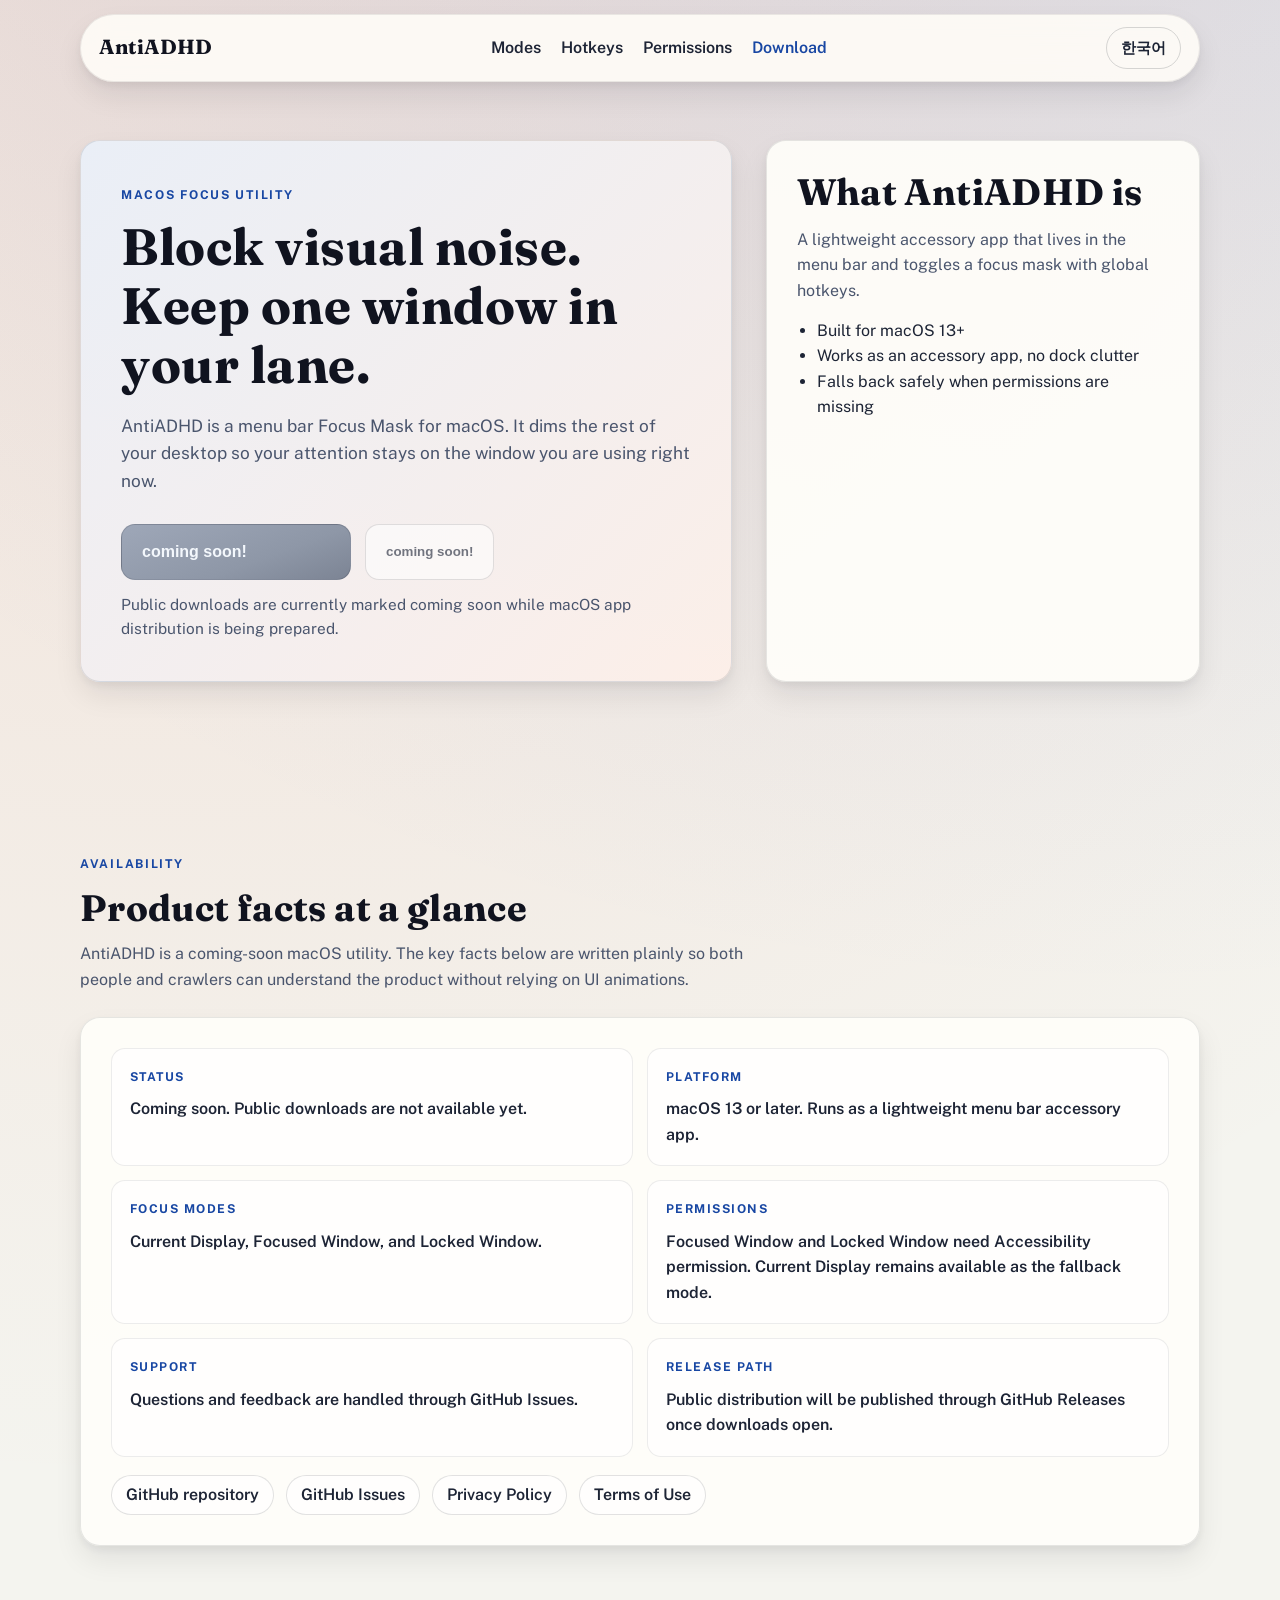
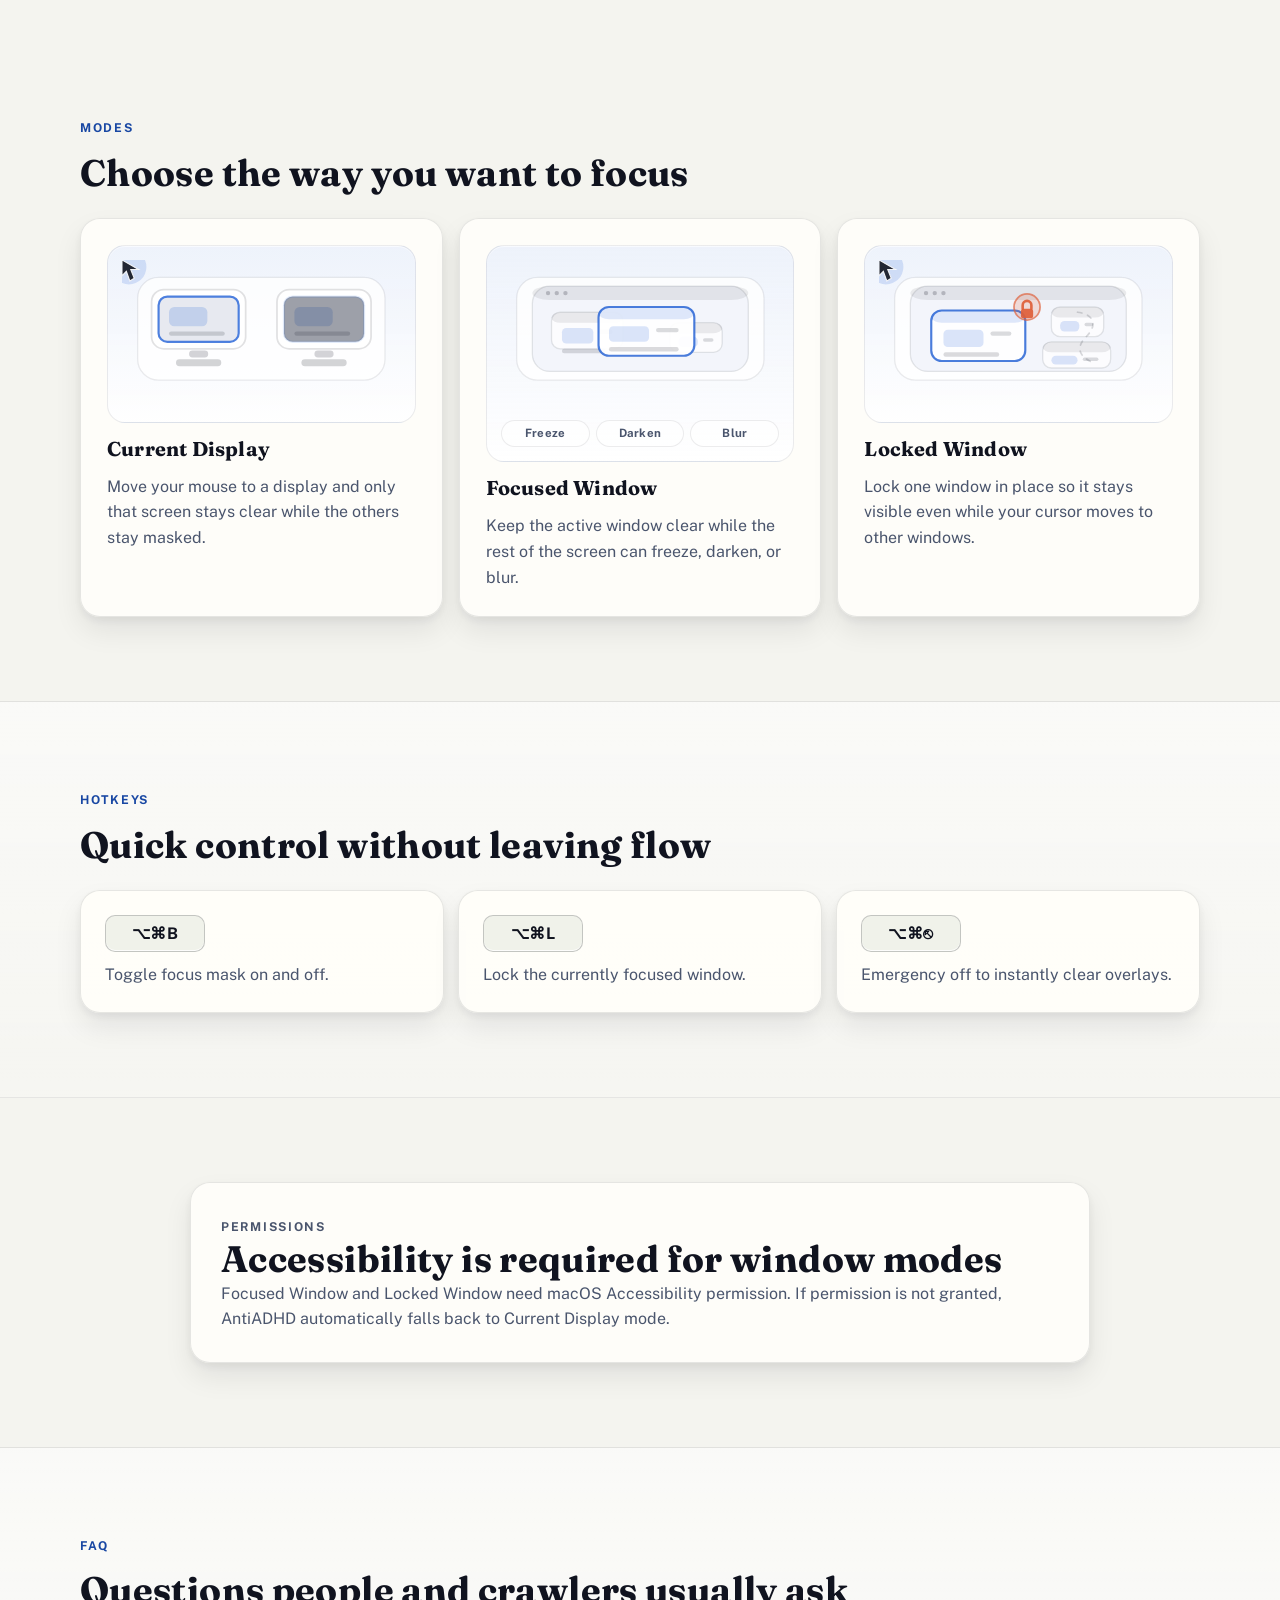
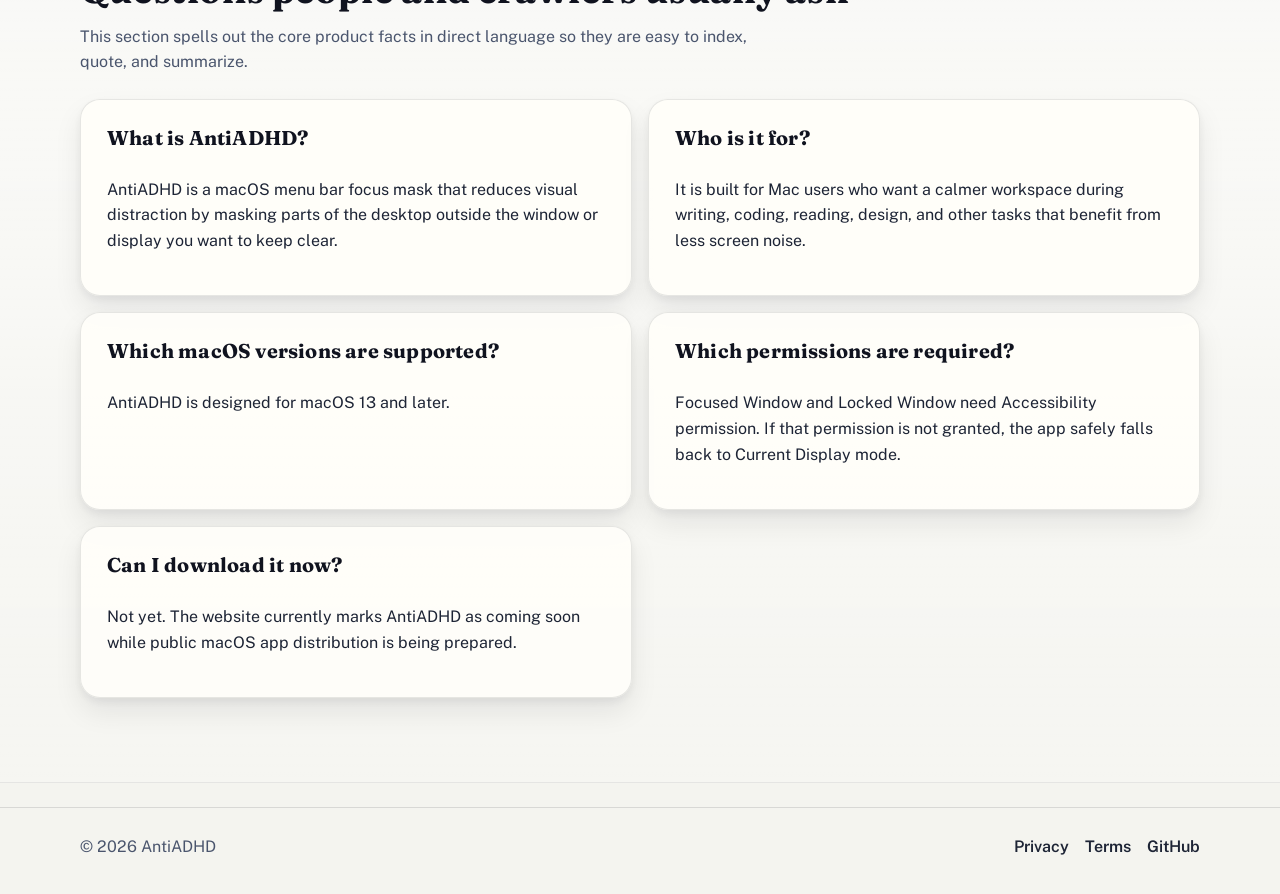
<file: site/index.html>
<!DOCTYPE html>
<html lang="en">
<head>
  <meta charset="UTF-8">
  <meta name="viewport" content="width=device-width, initial-scale=1">
  <meta name="description" content="AntiADHD is a coming-soon macOS menu bar focus mask that reduces desktop distraction with Current Display, Focused Window, and Locked Window modes.">
  <meta name="robots" content="index,follow,max-image-preview:large">
  <meta name="theme-color" content="#10131f">
  <link rel="canonical" href="https://parrotnavy.github.io/anti-adhd/">
  <link rel="alternate" hreflang="en" href="https://parrotnavy.github.io/anti-adhd/">
  <link rel="alternate" hreflang="ko" href="https://parrotnavy.github.io/anti-adhd/ko/">
  <link rel="alternate" hreflang="x-default" href="https://parrotnavy.github.io/anti-adhd/">
  <title>AntiADHD | Focus Mask for macOS</title>
  <meta property="og:type" content="website">
  <meta property="og:site_name" content="AntiADHD">
  <meta property="og:locale" content="en_US">
  <meta property="og:locale:alternate" content="ko_KR">
  <meta property="og:title" content="AntiADHD | Focus Mask for macOS">
  <meta property="og:description" content="A coming-soon macOS menu bar focus mask with Current Display, Focused Window, and Locked Window modes.">
  <meta property="og:url" content="https://parrotnavy.github.io/anti-adhd/">
  <meta property="og:image" content="https://parrotnavy.github.io/anti-adhd/assets/meta/antiadhd-social-card.png">
  <meta property="og:image:width" content="1200">
  <meta property="og:image:height" content="630">
  <meta property="og:image:alt" content="AntiADHD social preview card with macOS focus mask branding and coming soon status.">
  <meta name="twitter:card" content="summary_large_image">
  <meta name="twitter:title" content="AntiADHD | Focus Mask for macOS">
  <meta name="twitter:description" content="A coming-soon macOS menu bar focus mask with Current Display, Focused Window, and Locked Window modes.">
  <meta name="twitter:image" content="https://parrotnavy.github.io/anti-adhd/assets/meta/antiadhd-social-card.png">
  <meta name="twitter:image:alt" content="AntiADHD social preview card with macOS focus mask branding and coming soon status.">
  <link rel="icon" href="favicon.ico" sizes="any">
  <link rel="icon" type="image/svg+xml" href="assets/meta/favicon.svg">
  <link rel="icon" type="image/png" sizes="32x32" href="assets/meta/favicon-32.png">
  <link rel="icon" type="image/png" sizes="16x16" href="assets/meta/favicon-16.png">
  <link rel="apple-touch-icon" sizes="180x180" href="assets/meta/apple-touch-icon.png">
  <link rel="stylesheet" href="assets/css/style.css?v=20260308-2">
  <script type="application/ld+json">
    {
      "@context": "https://schema.org",
      "@graph": [
        {
          "@type": "WebSite",
          "@id": "https://parrotnavy.github.io/anti-adhd/#website",
          "url": "https://parrotnavy.github.io/anti-adhd/",
          "name": "AntiADHD",
          "description": "AntiADHD is a coming-soon macOS menu bar focus mask that reduces desktop distraction and keeps attention on the active work window.",
          "availableLanguage": ["en", "ko"]
        },
        {
          "@type": "SoftwareApplication",
          "@id": "https://parrotnavy.github.io/anti-adhd/#app",
          "name": "AntiADHD",
          "url": "https://parrotnavy.github.io/anti-adhd/",
          "description": "AntiADHD is a coming-soon macOS menu bar focus mask with Current Display, Focused Window, and Locked Window modes.",
          "applicationCategory": "ProductivityApplication",
          "operatingSystem": "macOS 13 or later",
          "inLanguage": "en",
          "keywords": [
            "Focus Mask",
            "Current Display",
            "Focused Window",
            "Locked Window",
            "macOS productivity"
          ],
          "featureList": [
            "Current Display keeps the display under the cursor clear while other displays stay masked.",
            "Focused Window keeps the active window clear while surrounding content can freeze, darken, or blur.",
            "Locked Window keeps one selected window visible even while the cursor moves elsewhere."
          ],
          "softwareRequirements": "Accessibility permission is required for Focused Window and Locked Window. AntiADHD falls back to Current Display when permission is not granted.",
          "sameAs": [
            "https://github.com/parrotnavy/anti-adhd"
          ],
          "softwareHelp": {
            "@type": "WebPage",
            "url": "https://github.com/parrotnavy/anti-adhd/issues"
          },
          "mainEntityOfPage": "https://parrotnavy.github.io/anti-adhd/"
        }
      ]
    }
  </script>
  <script type="text/javascript">
    (() => {
      if (typeof window.clarity !== "function") {
        window.clarity = (...args) => {
          window.clarity.q = window.clarity.q || [];
          window.clarity.q.push(args);
        };
      }

      const clarityScript = document.createElement("script");
      clarityScript.async = true;
      clarityScript.src = "https://www.clarity.ms/tag/__CLARITY_PROJECT_ID__";

      const firstScript = document.getElementsByTagName("script")[0];
      const parentNode = firstScript?.parentNode;
      if (parentNode) {
        parentNode.insertBefore(clarityScript, firstScript);
      } else {
        document.head.appendChild(clarityScript);
      }
    })();
  </script>
</head>
<body data-clarity-page="home" data-clarity-locale="en">
  <div class="page-glow" aria-hidden="true"></div>
  <header class="site-header">
    <div class="shell header-row">
      <a href="index.html" class="logo" data-clarity-event="nav_logo_click">AntiADHD</a>
      <nav class="site-nav" aria-label="Primary">
        <a href="#modes">Modes</a>
        <a href="#hotkeys">Hotkeys</a>
        <a href="#permissions">Permissions</a>
        <a href="#download" class="nav-cta" data-clarity-event="nav_download_click">Download</a>
      </nav>
      <a href="ko/" class="locale-link" lang="ko" data-clarity-event="nav_locale_ko_click">한국어</a>
    </div>
  </header>

  <main>
    <section class="hero section-space">
      <div class="shell hero-grid">
        <div class="hero-copy reveal r1">
          <p class="eyebrow">macOS Focus Utility</p>
          <h1>Block visual noise.<br>Keep one window in your lane.</h1>
          <p class="lead">AntiADHD is a menu bar Focus Mask for macOS. It dims the rest of your desktop so your attention stays on the window you are using right now.</p>
          <div class="hero-actions" id="download">
            <button class="btn-download is-disabled" type="button" disabled aria-disabled="true">
              <span class="btn-title">coming soon!</span>
            </button>
            <button class="btn-secondary is-disabled" type="button" disabled aria-disabled="true">coming soon!</button>
          </div>
          <p class="hero-note">Public downloads are currently marked coming soon while macOS app distribution is being prepared.</p>
        </div>
        <aside class="hero-panel reveal r2" aria-label="Feature snapshot">
          <h2>What AntiADHD is</h2>
          <p>A lightweight accessory app that lives in the menu bar and toggles a focus mask with global hotkeys.</p>
          <ul>
            <li>Built for macOS 13+</li>
            <li>Works as an accessory app, no dock clutter</li>
            <li>Falls back safely when permissions are missing</li>
          </ul>
        </aside>
      </div>
    </section>

    <section class="section-space">
      <div class="shell">
        <div class="section-head reveal r1">
          <p class="eyebrow">Availability</p>
          <h2>Product facts at a glance</h2>
          <p class="section-intro">AntiADHD is a coming-soon macOS utility. The key facts below are written plainly so both people and crawlers can understand the product without relying on UI animations.</p>
        </div>
        <div class="facts-panel reveal r2">
          <dl class="fact-list">
            <div>
              <dt>Status</dt>
              <dd>Coming soon. Public downloads are not available yet.</dd>
            </div>
            <div>
              <dt>Platform</dt>
              <dd>macOS 13 or later. Runs as a lightweight menu bar accessory app.</dd>
            </div>
            <div>
              <dt>Focus Modes</dt>
              <dd>Current Display, Focused Window, and Locked Window.</dd>
            </div>
            <div>
              <dt>Permissions</dt>
              <dd>Focused Window and Locked Window need Accessibility permission. Current Display remains available as the fallback mode.</dd>
            </div>
            <div>
              <dt>Support</dt>
              <dd>Questions and feedback are handled through GitHub Issues.</dd>
            </div>
            <div>
              <dt>Release Path</dt>
              <dd>Public distribution will be published through GitHub Releases once downloads open.</dd>
            </div>
          </dl>
          <div class="fact-links" aria-label="Product links">
            <a href="https://github.com/parrotnavy/anti-adhd" target="_blank" rel="noopener">GitHub repository</a>
            <a href="https://github.com/parrotnavy/anti-adhd/issues" target="_blank" rel="noopener">GitHub Issues</a>
            <a href="privacy.html">Privacy Policy</a>
            <a href="terms.html">Terms of Use</a>
          </div>
        </div>
      </div>
    </section>

    <section id="modes" class="section-space">
      <div class="shell">
        <div class="section-head reveal r1">
          <p class="eyebrow">Modes</p>
          <h2>Choose the way you want to focus</h2>
        </div>
        <div class="card-grid">
          <article class="focus-card reveal r1">
            <div class="mode-graphic mode-graphic-current" aria-hidden="true">
              <svg class="mode-graphic-illustration" viewBox="0 0 320 170" focusable="false">
                <rect class="graphic-shell" x="18" y="20" width="284" height="118" rx="24" />
                <g class="display">
                  <rect class="display-frame" x="34" y="34" width="108" height="68" rx="14" />
                  <rect class="display-screen" x="42" y="42" width="92" height="52" rx="10" />
                  <rect class="display-window" x="54" y="54" width="44" height="22" rx="6" />
                  <rect class="display-line" x="54" y="82" width="64" height="5" rx="2.5" />
                  <rect class="display-mask display-mask--left" x="42" y="42" width="92" height="52" rx="10" />
                  <rect class="display-highlight display-highlight--left" x="42" y="42" width="92" height="52" rx="10" />
                  <rect class="display-stand" x="77" y="104" width="22" height="8" rx="4" />
                  <rect class="display-base" x="62" y="114" width="52" height="8" rx="4" />
                </g>
                <g class="display">
                  <rect class="display-frame" x="178" y="34" width="108" height="68" rx="14" />
                  <rect class="display-screen" x="186" y="42" width="92" height="52" rx="10" />
                  <rect class="display-window" x="198" y="54" width="44" height="22" rx="6" />
                  <rect class="display-line" x="198" y="82" width="64" height="5" rx="2.5" />
                  <rect class="display-mask display-mask--right" x="186" y="42" width="92" height="52" rx="10" />
                  <rect class="display-highlight display-highlight--right" x="186" y="42" width="92" height="52" rx="10" />
                  <rect class="display-stand" x="221" y="104" width="22" height="8" rx="4" />
                  <rect class="display-base" x="206" y="114" width="52" height="8" rx="4" />
                </g>
                <g class="current-display-pointer">
                  <circle class="pointer-glow" cx="8" cy="8" r="20" />
                  <path class="pointer-arrow" d="M0 0 L0 18 L5 13 L9 24 L14 21 L10 11 L19 11 Z" />
                </g>
              </svg>
            </div>
            <h3>Current Display</h3>
            <p>Move your mouse to a display and only that screen stays clear while the others stay masked.</p>
          </article>
          <article class="focus-card reveal r2">
            <div class="mode-graphic mode-graphic-focused" aria-hidden="true">
              <svg class="mode-graphic-illustration" viewBox="0 0 320 170" focusable="false">
                <rect class="graphic-shell" x="18" y="20" width="284" height="118" rx="24" />
                <rect class="desktop-stage" x="36" y="30" width="248" height="98" rx="20" />
                <rect class="desktop-toolbar" x="36" y="30" width="248" height="16" rx="20" />
                <circle class="toolbar-dot" cx="54" cy="38" r="2.5" />
                <circle class="toolbar-dot" cx="64" cy="38" r="2.5" />
                <circle class="toolbar-dot" cx="74" cy="38" r="2.5" />

                <g class="window window-back">
                  <rect class="window-panel" x="58" y="60" width="82" height="42" rx="10" />
                  <rect class="window-chrome" x="58" y="60" width="82" height="12" rx="10" />
                  <rect class="window-highlight" x="70" y="78" width="36" height="18" rx="5" />
                  <rect class="window-line" x="112" y="80" width="16" height="5" rx="2.5" />
                  <rect class="window-line" x="70" y="102" width="50" height="5" rx="2.5" />
                </g>
                <g class="window window-back">
                  <rect class="window-panel" x="194" y="72" width="60" height="34" rx="10" />
                  <rect class="window-chrome" x="194" y="72" width="60" height="12" rx="10" />
                  <rect class="window-highlight" x="204" y="88" width="22" height="12" rx="5" />
                  <rect class="window-line" x="232" y="90" width="12" height="4" rx="2" />
                </g>

                <g class="focus-freeze-layer">
                  <rect class="focus-freeze-tint" x="36" y="46" width="248" height="82" rx="18" />
                  <rect class="freeze-chip" x="218" y="58" width="34" height="18" rx="9" />
                  <rect class="freeze-bar" x="228" y="63" width="4" height="8" rx="2" />
                  <rect class="freeze-bar" x="236" y="63" width="4" height="8" rx="2" />
                  <rect class="freeze-line" x="58" y="66" width="72" height="4" rx="2" />
                  <rect class="freeze-line" x="58" y="76" width="48" height="4" rx="2" />
                  <rect class="freeze-line" x="200" y="108" width="34" height="4" rx="2" />
                </g>

                <rect class="focus-dark-overlay" x="36" y="46" width="248" height="82" rx="18" />

                <g class="focus-blur-layer">
                  <rect class="focus-blur-haze" x="36" y="46" width="248" height="82" rx="18" />
                  <g class="blur-copy">
                    <rect class="window-panel" x="58" y="60" width="82" height="42" rx="10" />
                    <rect class="window-panel" x="194" y="72" width="60" height="34" rx="10" />
                  </g>
                </g>

                <g class="window active-window">
                  <rect class="window-panel window-panel--active" x="112" y="54" width="110" height="56" rx="12" />
                  <rect class="window-chrome window-chrome--active" x="112" y="54" width="110" height="14" rx="12" />
                  <rect class="window-highlight" x="124" y="76" width="46" height="18" rx="5" />
                  <rect class="window-line" x="178" y="78" width="26" height="5" rx="2.5" />
                  <rect class="window-line" x="124" y="100" width="80" height="5" rx="2.5" />
                  <rect class="active-window-outline" x="112" y="54" width="110" height="56" rx="12" />
                </g>
              </svg>
              <div class="mode-graphic-steps">
                <span class="mode-step mode-step-freeze">Freeze</span>
                <span class="mode-step mode-step-dark">Darken</span>
                <span class="mode-step mode-step-blur">Blur</span>
              </div>
            </div>
            <h3>Focused Window</h3>
            <p>Keep the active window clear while the rest of the screen can freeze, darken, or blur.</p>
          </article>
          <article class="focus-card reveal r3">
            <div class="mode-graphic mode-graphic-locked" aria-hidden="true">
              <svg class="mode-graphic-illustration" viewBox="0 0 320 170" focusable="false">
                <rect class="graphic-shell" x="18" y="20" width="284" height="118" rx="24" />
                <rect class="desktop-stage" x="36" y="30" width="248" height="98" rx="20" />
                <rect class="desktop-toolbar" x="36" y="30" width="248" height="16" rx="20" />
                <circle class="toolbar-dot" cx="54" cy="38" r="2.5" />
                <circle class="toolbar-dot" cx="64" cy="38" r="2.5" />
                <circle class="toolbar-dot" cx="74" cy="38" r="2.5" />

                <g class="window locked-window">
                  <rect class="window-panel window-panel--active" x="60" y="58" width="108" height="58" rx="12" />
                  <rect class="window-chrome window-chrome--active" x="60" y="58" width="108" height="14" rx="12" />
                  <rect class="window-highlight" x="74" y="80" width="46" height="20" rx="5" />
                  <rect class="window-line" x="128" y="82" width="24" height="5" rx="2.5" />
                  <rect class="window-line" x="74" y="106" width="64" height="5" rx="2.5" />
                  <rect class="locked-window-outline" x="60" y="58" width="108" height="58" rx="12" />
                </g>

                <g class="window other-window other-window--top">
                  <rect class="window-panel" x="198" y="54" width="60" height="34" rx="10" />
                  <rect class="window-chrome" x="198" y="54" width="60" height="12" rx="10" />
                  <rect class="window-highlight" x="208" y="70" width="22" height="12" rx="5" />
                  <rect class="window-line" x="236" y="72" width="10" height="4" rx="2" />
                </g>
                <g class="window other-window other-window--bottom">
                  <rect class="window-panel" x="188" y="94" width="78" height="30" rx="10" />
                  <rect class="window-chrome" x="188" y="94" width="78" height="12" rx="10" />
                  <rect class="window-highlight" x="198" y="110" width="30" height="10" rx="5" />
                  <rect class="window-line" x="234" y="112" width="18" height="4" rx="2" />
                </g>

                <path class="pointer-route" d="M228 60 C246 62, 252 74, 238 88 S232 112, 246 118" />
                <g class="locked-pointer">
                  <circle class="pointer-glow" cx="8" cy="8" r="20" />
                  <path class="pointer-arrow" d="M0 0 L0 18 L5 13 L9 24 L14 21 L10 11 L19 11 Z" />
                </g>
                <g class="lock-badge">
                  <circle class="lock-badge-ring" cx="170" cy="54" r="15" />
                  <rect class="lock-body" x="163" y="56" width="14" height="11" rx="3" />
                  <path class="lock-shackle" d="M165 56 v-4 a5 5 0 0 1 10 0 v4" />
                </g>
              </svg>
            </div>
            <h3>Locked Window</h3>
            <p>Lock one window in place so it stays visible even while your cursor moves to other windows.</p>
          </article>
        </div>
      </div>
    </section>

    <section id="hotkeys" class="section-space section-alt">
      <div class="shell">
        <div class="section-head reveal r1">
          <p class="eyebrow">Hotkeys</p>
          <h2>Quick control without leaving flow</h2>
        </div>
        <div class="hotkey-list">
          <div class="hotkey-item reveal r1">
            <kbd>⌥⌘B</kbd>
            <p>Toggle focus mask on and off.</p>
          </div>
          <div class="hotkey-item reveal r2">
            <kbd>⌥⌘L</kbd>
            <p>Lock the currently focused window.</p>
          </div>
          <div class="hotkey-item reveal r3">
            <kbd>⌥⌘⎋</kbd>
            <p>Emergency off to instantly clear overlays.</p>
          </div>
        </div>
      </div>
    </section>

    <section id="permissions" class="section-space">
      <div class="shell permission-wrap reveal r1">
        <p class="eyebrow">Permissions</p>
        <h2>Accessibility is required for window modes</h2>
        <p>Focused Window and Locked Window need macOS Accessibility permission. If permission is not granted, AntiADHD automatically falls back to Current Display mode.</p>
      </div>
    </section>

    <section class="section-space section-alt">
      <div class="shell">
        <div class="section-head reveal r1">
          <p class="eyebrow">FAQ</p>
          <h2>Questions people and crawlers usually ask</h2>
          <p class="section-intro">This section spells out the core product facts in direct language so they are easy to index, quote, and summarize.</p>
        </div>
        <div class="faq-grid">
          <article class="faq-item reveal r1">
            <h3>What is AntiADHD?</h3>
            <p>AntiADHD is a macOS menu bar focus mask that reduces visual distraction by masking parts of the desktop outside the window or display you want to keep clear.</p>
          </article>
          <article class="faq-item reveal r2">
            <h3>Who is it for?</h3>
            <p>It is built for Mac users who want a calmer workspace during writing, coding, reading, design, and other tasks that benefit from less screen noise.</p>
          </article>
          <article class="faq-item reveal r3">
            <h3>Which macOS versions are supported?</h3>
            <p>AntiADHD is designed for macOS 13 and later.</p>
          </article>
          <article class="faq-item reveal r1">
            <h3>Which permissions are required?</h3>
            <p>Focused Window and Locked Window need Accessibility permission. If that permission is not granted, the app safely falls back to Current Display mode.</p>
          </article>
          <article class="faq-item reveal r2">
            <h3>Can I download it now?</h3>
            <p>Not yet. The website currently marks AntiADHD as coming soon while public macOS app distribution is being prepared.</p>
          </article>
        </div>
      </div>
    </section>
  </main>

  <footer class="site-footer">
    <div class="shell footer-row">
      <p>&copy; 2026 AntiADHD</p>
      <div class="footer-links">
        <a href="privacy.html" data-clarity-event="footer_privacy_click">Privacy</a>
        <a href="terms.html" data-clarity-event="footer_terms_click">Terms</a>
        <a href="https://github.com/parrotnavy/anti-adhd" target="_blank" rel="noopener" data-clarity-event="footer_github_click">GitHub</a>
      </div>
    </div>
  </footer>

  <script src="assets/js/clarity-events.js?v=20260308-1"></script>
</body>
</html>
</file>
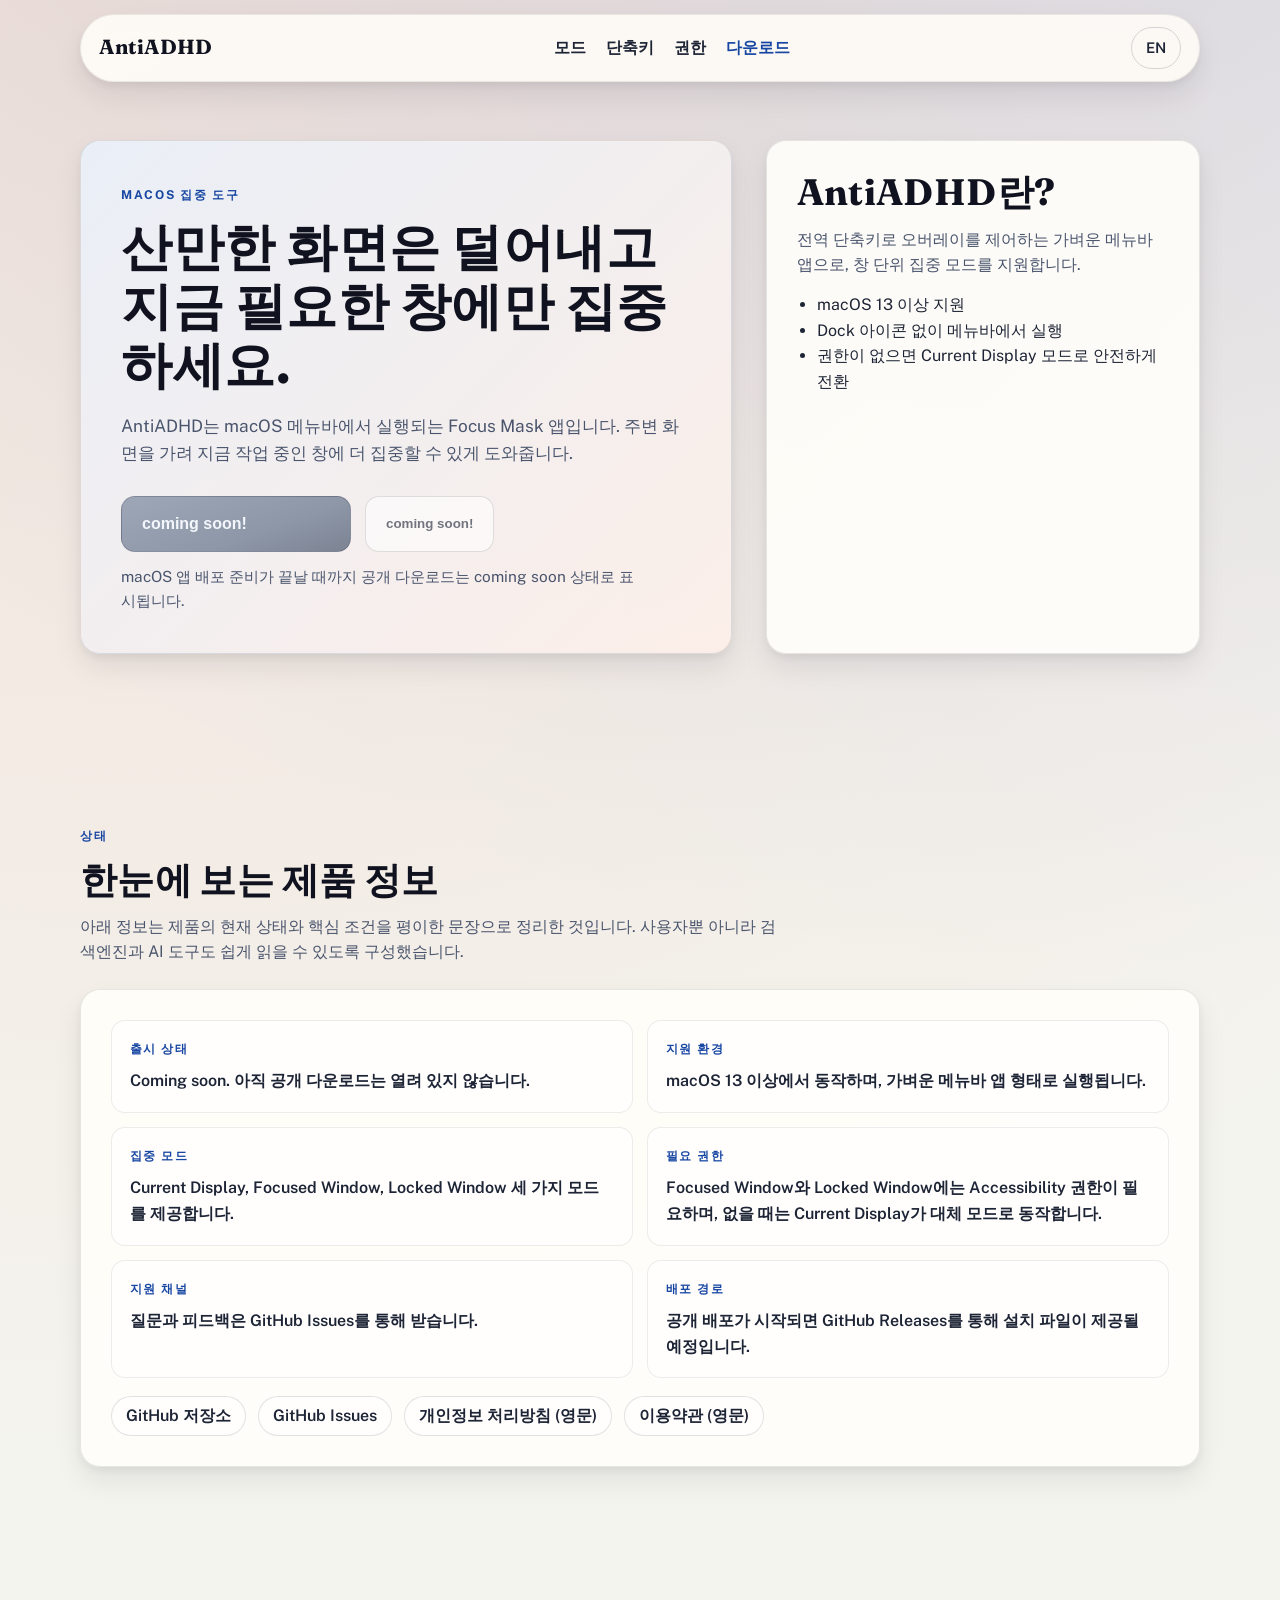
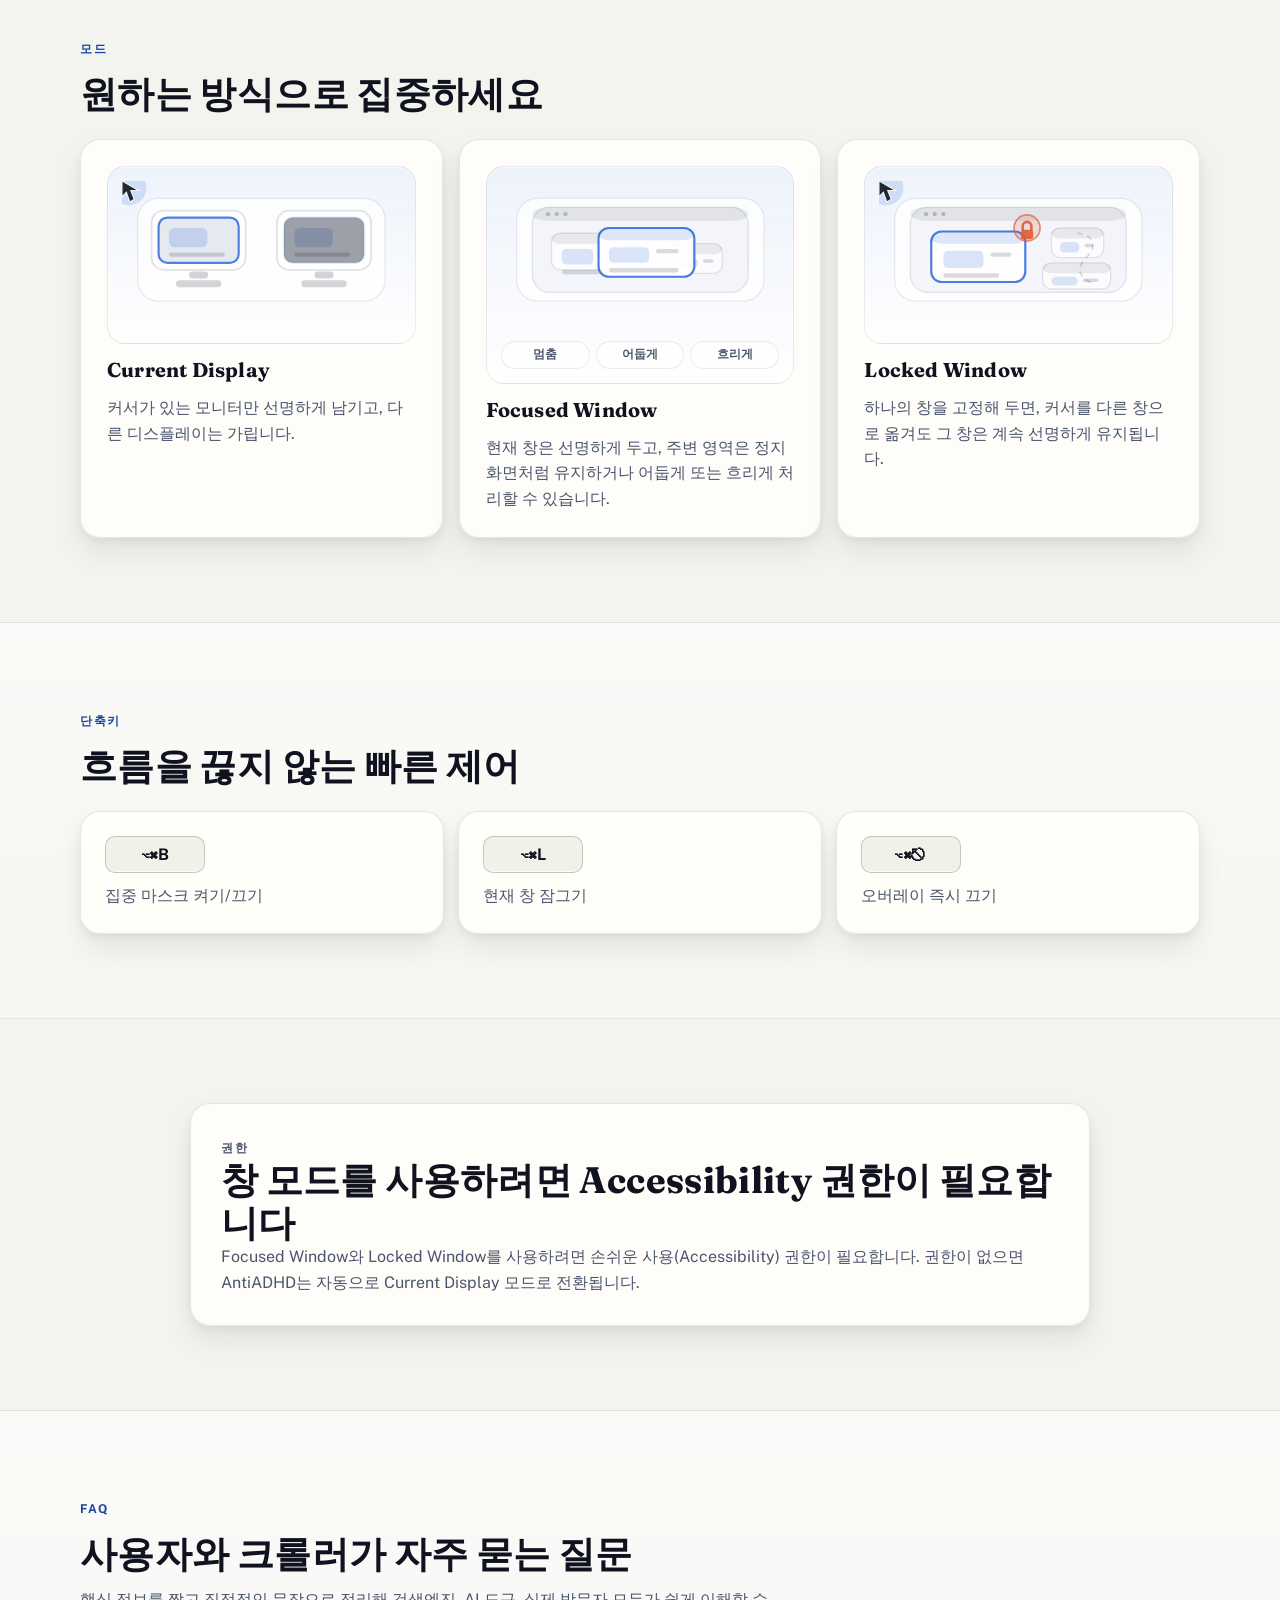
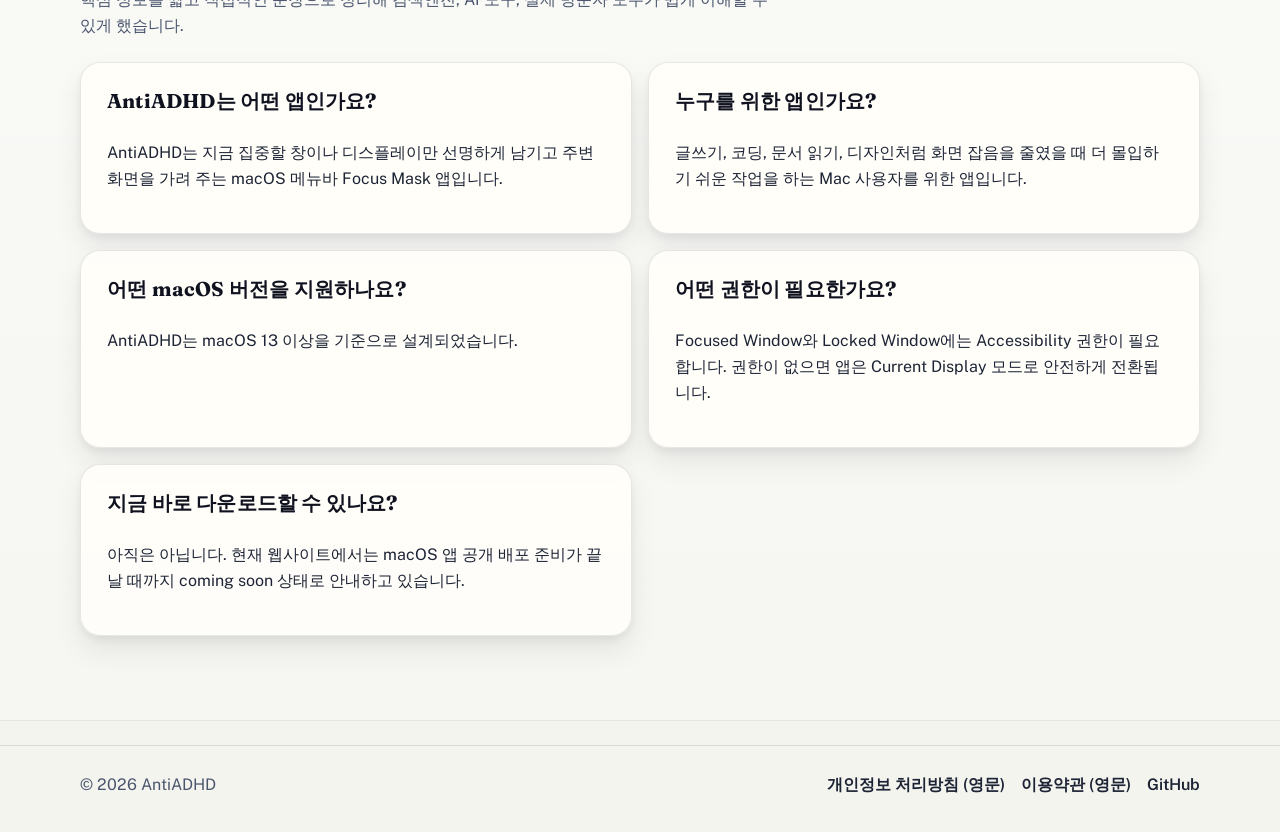
<file: site/ko/index.html>
<!DOCTYPE html>
<html lang="ko">
<head>
  <meta charset="UTF-8">
  <meta name="viewport" content="width=device-width, initial-scale=1">
  <meta name="description" content="AntiADHD는 Current Display, Focused Window, Locked Window 모드로 화면 산만함을 줄이는 출시 예정 macOS 메뉴바 Focus Mask 앱입니다.">
  <meta name="robots" content="index,follow,max-image-preview:large">
  <meta name="theme-color" content="#10131f">
  <link rel="canonical" href="https://parrotnavy.github.io/anti-adhd/ko/">
  <link rel="alternate" hreflang="en" href="https://parrotnavy.github.io/anti-adhd/">
  <link rel="alternate" hreflang="ko" href="https://parrotnavy.github.io/anti-adhd/ko/">
  <link rel="alternate" hreflang="x-default" href="https://parrotnavy.github.io/anti-adhd/">
  <title>AntiADHD | macOS 집중 마스크</title>
  <meta property="og:type" content="website">
  <meta property="og:site_name" content="AntiADHD">
  <meta property="og:locale" content="ko_KR">
  <meta property="og:locale:alternate" content="en_US">
  <meta property="og:title" content="AntiADHD | macOS 집중 마스크">
  <meta property="og:description" content="Current Display, Focused Window, Locked Window 모드로 화면 산만함을 줄이는 출시 예정 macOS 메뉴바 Focus Mask 앱입니다.">
  <meta property="og:url" content="https://parrotnavy.github.io/anti-adhd/ko/">
  <meta property="og:image" content="https://parrotnavy.github.io/anti-adhd/assets/meta/antiadhd-social-card.png">
  <meta property="og:image:width" content="1200">
  <meta property="og:image:height" content="630">
  <meta property="og:image:alt" content="AntiADHD 로고, macOS Focus Mask 설명, coming soon 상태가 포함된 소셜 미리보기 이미지.">
  <meta name="twitter:card" content="summary_large_image">
  <meta name="twitter:title" content="AntiADHD | macOS 집중 마스크">
  <meta name="twitter:description" content="Current Display, Focused Window, Locked Window 모드로 화면 산만함을 줄이는 출시 예정 macOS 메뉴바 Focus Mask 앱입니다.">
  <meta name="twitter:image" content="https://parrotnavy.github.io/anti-adhd/assets/meta/antiadhd-social-card.png">
  <meta name="twitter:image:alt" content="AntiADHD 로고, macOS Focus Mask 설명, coming soon 상태가 포함된 소셜 미리보기 이미지.">
  <link rel="icon" href="../favicon.ico" sizes="any">
  <link rel="icon" type="image/svg+xml" href="../assets/meta/favicon.svg">
  <link rel="icon" type="image/png" sizes="32x32" href="../assets/meta/favicon-32.png">
  <link rel="icon" type="image/png" sizes="16x16" href="../assets/meta/favicon-16.png">
  <link rel="apple-touch-icon" sizes="180x180" href="../assets/meta/apple-touch-icon.png">
  <link rel="stylesheet" href="../assets/css/style.css?v=20260308-2">
  <script type="application/ld+json">
    {
      "@context": "https://schema.org",
      "@graph": [
        {
          "@type": "WebSite",
          "@id": "https://parrotnavy.github.io/anti-adhd/#website",
          "url": "https://parrotnavy.github.io/anti-adhd/",
          "name": "AntiADHD",
          "description": "AntiADHD는 현재 사용 중인 창이나 디스플레이에 집중할 수 있도록 주변 화면을 가려 주는 출시 예정 macOS 메뉴바 Focus Mask 앱입니다.",
          "availableLanguage": ["en", "ko"]
        },
        {
          "@type": "SoftwareApplication",
          "@id": "https://parrotnavy.github.io/anti-adhd/#app",
          "name": "AntiADHD",
          "url": "https://parrotnavy.github.io/anti-adhd/ko/",
          "description": "AntiADHD는 Current Display, Focused Window, Locked Window 모드로 화면 산만함을 줄이는 출시 예정 macOS 메뉴바 Focus Mask 앱입니다.",
          "applicationCategory": "ProductivityApplication",
          "operatingSystem": "macOS 13 or later",
          "inLanguage": "ko",
          "keywords": [
            "Focus Mask",
            "Current Display",
            "Focused Window",
            "Locked Window",
            "macOS 생산성"
          ],
          "featureList": [
            "Current Display는 커서가 있는 디스플레이만 선명하게 남기고 다른 디스플레이를 가립니다.",
            "Focused Window는 현재 창을 선명하게 두고 주변 영역을 멈춤, 어둡게, 흐리게 처리할 수 있습니다.",
            "Locked Window는 커서를 다른 곳으로 옮겨도 선택한 창을 계속 선명하게 유지합니다."
          ],
          "softwareRequirements": "Focused Window와 Locked Window를 사용하려면 손쉬운 사용(Accessibility) 권한이 필요합니다. 권한이 없으면 AntiADHD는 Current Display 모드로 전환됩니다.",
          "sameAs": [
            "https://github.com/parrotnavy/anti-adhd"
          ],
          "softwareHelp": {
            "@type": "WebPage",
            "url": "https://github.com/parrotnavy/anti-adhd/issues"
          },
          "mainEntityOfPage": "https://parrotnavy.github.io/anti-adhd/ko/"
        }
      ]
    }
  </script>
  <script type="text/javascript">
    (() => {
      if (typeof window.clarity !== "function") {
        window.clarity = (...args) => {
          window.clarity.q = window.clarity.q || [];
          window.clarity.q.push(args);
        };
      }

      const clarityScript = document.createElement("script");
      clarityScript.async = true;
      clarityScript.src = "https://www.clarity.ms/tag/__CLARITY_PROJECT_ID__";

      const firstScript = document.getElementsByTagName("script")[0];
      const parentNode = firstScript?.parentNode;
      if (parentNode) {
        parentNode.insertBefore(clarityScript, firstScript);
      } else {
        document.head.appendChild(clarityScript);
      }
    })();
  </script>
</head>
<body data-clarity-page="home" data-clarity-locale="ko">
  <div class="page-glow" aria-hidden="true"></div>
  <header class="site-header">
    <div class="shell header-row">
      <a href="../index.html" class="logo" data-clarity-event="nav_logo_click">AntiADHD</a>
      <nav class="site-nav" aria-label="기본 탐색">
        <a href="#modes">모드</a>
        <a href="#hotkeys">단축키</a>
        <a href="#permissions">권한</a>
        <a href="#download" class="nav-cta" data-clarity-event="nav_download_click">다운로드</a>
      </nav>
      <a href="../index.html" class="locale-link" lang="en" data-clarity-event="nav_locale_en_click">EN</a>
    </div>
  </header>

  <main>
    <section class="hero section-space">
      <div class="shell hero-grid">
        <div class="hero-copy reveal r1">
          <p class="eyebrow">macOS 집중 도구</p>
          <h1>산만한 화면은 덜어내고<br>지금 필요한 창에만 집중하세요.</h1>
          <p class="lead">AntiADHD는 macOS 메뉴바에서 실행되는 Focus Mask 앱입니다. 주변 화면을 가려 지금 작업 중인 창에 더 집중할 수 있게 도와줍니다.</p>
          <div class="hero-actions" id="download">
            <button class="btn-download is-disabled" type="button" disabled aria-disabled="true">
              <span class="btn-title">coming soon!</span>
            </button>
            <button class="btn-secondary is-disabled" type="button" disabled aria-disabled="true">coming soon!</button>
          </div>
          <p class="hero-note">macOS 앱 배포 준비가 끝날 때까지 공개 다운로드는 coming soon 상태로 표시됩니다.</p>
        </div>
        <aside class="hero-panel reveal r2" aria-label="기능 요약">
          <h2>AntiADHD란?</h2>
          <p>전역 단축키로 오버레이를 제어하는 가벼운 메뉴바 앱으로, 창 단위 집중 모드를 지원합니다.</p>
          <ul>
            <li>macOS 13 이상 지원</li>
            <li>Dock 아이콘 없이 메뉴바에서 실행</li>
            <li>권한이 없으면 Current Display 모드로 안전하게 전환</li>
          </ul>
        </aside>
      </div>
    </section>

    <section class="section-space">
      <div class="shell">
        <div class="section-head reveal r1">
          <p class="eyebrow">상태</p>
          <h2>한눈에 보는 제품 정보</h2>
          <p class="section-intro">아래 정보는 제품의 현재 상태와 핵심 조건을 평이한 문장으로 정리한 것입니다. 사용자뿐 아니라 검색엔진과 AI 도구도 쉽게 읽을 수 있도록 구성했습니다.</p>
        </div>
        <div class="facts-panel reveal r2">
          <dl class="fact-list">
            <div>
              <dt>출시 상태</dt>
              <dd>Coming soon. 아직 공개 다운로드는 열려 있지 않습니다.</dd>
            </div>
            <div>
              <dt>지원 환경</dt>
              <dd>macOS 13 이상에서 동작하며, 가벼운 메뉴바 앱 형태로 실행됩니다.</dd>
            </div>
            <div>
              <dt>집중 모드</dt>
              <dd>Current Display, Focused Window, Locked Window 세 가지 모드를 제공합니다.</dd>
            </div>
            <div>
              <dt>필요 권한</dt>
              <dd>Focused Window와 Locked Window에는 Accessibility 권한이 필요하며, 없을 때는 Current Display가 대체 모드로 동작합니다.</dd>
            </div>
            <div>
              <dt>지원 채널</dt>
              <dd>질문과 피드백은 GitHub Issues를 통해 받습니다.</dd>
            </div>
            <div>
              <dt>배포 경로</dt>
              <dd>공개 배포가 시작되면 GitHub Releases를 통해 설치 파일이 제공될 예정입니다.</dd>
            </div>
          </dl>
          <div class="fact-links" aria-label="제품 링크">
            <a href="https://github.com/parrotnavy/anti-adhd" target="_blank" rel="noopener">GitHub 저장소</a>
            <a href="https://github.com/parrotnavy/anti-adhd/issues" target="_blank" rel="noopener">GitHub Issues</a>
            <a href="../privacy.html">개인정보 처리방침 (영문)</a>
            <a href="../terms.html">이용약관 (영문)</a>
          </div>
        </div>
      </div>
    </section>

    <section id="modes" class="section-space">
      <div class="shell">
        <div class="section-head reveal r1">
          <p class="eyebrow">모드</p>
          <h2>원하는 방식으로 집중하세요</h2>
        </div>
        <div class="card-grid">
          <article class="focus-card reveal r1">
            <div class="mode-graphic mode-graphic-current" aria-hidden="true">
              <svg class="mode-graphic-illustration" viewBox="0 0 320 170" focusable="false">
                <rect class="graphic-shell" x="18" y="20" width="284" height="118" rx="24" />
                <g class="display">
                  <rect class="display-frame" x="34" y="34" width="108" height="68" rx="14" />
                  <rect class="display-screen" x="42" y="42" width="92" height="52" rx="10" />
                  <rect class="display-window" x="54" y="54" width="44" height="22" rx="6" />
                  <rect class="display-line" x="54" y="82" width="64" height="5" rx="2.5" />
                  <rect class="display-mask display-mask--left" x="42" y="42" width="92" height="52" rx="10" />
                  <rect class="display-highlight display-highlight--left" x="42" y="42" width="92" height="52" rx="10" />
                  <rect class="display-stand" x="77" y="104" width="22" height="8" rx="4" />
                  <rect class="display-base" x="62" y="114" width="52" height="8" rx="4" />
                </g>
                <g class="display">
                  <rect class="display-frame" x="178" y="34" width="108" height="68" rx="14" />
                  <rect class="display-screen" x="186" y="42" width="92" height="52" rx="10" />
                  <rect class="display-window" x="198" y="54" width="44" height="22" rx="6" />
                  <rect class="display-line" x="198" y="82" width="64" height="5" rx="2.5" />
                  <rect class="display-mask display-mask--right" x="186" y="42" width="92" height="52" rx="10" />
                  <rect class="display-highlight display-highlight--right" x="186" y="42" width="92" height="52" rx="10" />
                  <rect class="display-stand" x="221" y="104" width="22" height="8" rx="4" />
                  <rect class="display-base" x="206" y="114" width="52" height="8" rx="4" />
                </g>
                <g class="current-display-pointer">
                  <circle class="pointer-glow" cx="8" cy="8" r="20" />
                  <path class="pointer-arrow" d="M0 0 L0 18 L5 13 L9 24 L14 21 L10 11 L19 11 Z" />
                </g>
              </svg>
            </div>
            <h3>Current Display</h3>
            <p>커서가 있는 모니터만 선명하게 남기고, 다른 디스플레이는 가립니다.</p>
          </article>
          <article class="focus-card reveal r2">
            <div class="mode-graphic mode-graphic-focused" aria-hidden="true">
              <svg class="mode-graphic-illustration" viewBox="0 0 320 170" focusable="false">
                <rect class="graphic-shell" x="18" y="20" width="284" height="118" rx="24" />
                <rect class="desktop-stage" x="36" y="30" width="248" height="98" rx="20" />
                <rect class="desktop-toolbar" x="36" y="30" width="248" height="16" rx="20" />
                <circle class="toolbar-dot" cx="54" cy="38" r="2.5" />
                <circle class="toolbar-dot" cx="64" cy="38" r="2.5" />
                <circle class="toolbar-dot" cx="74" cy="38" r="2.5" />

                <g class="window window-back">
                  <rect class="window-panel" x="58" y="60" width="82" height="42" rx="10" />
                  <rect class="window-chrome" x="58" y="60" width="82" height="12" rx="10" />
                  <rect class="window-highlight" x="70" y="78" width="36" height="18" rx="5" />
                  <rect class="window-line" x="112" y="80" width="16" height="5" rx="2.5" />
                  <rect class="window-line" x="70" y="102" width="50" height="5" rx="2.5" />
                </g>
                <g class="window window-back">
                  <rect class="window-panel" x="194" y="72" width="60" height="34" rx="10" />
                  <rect class="window-chrome" x="194" y="72" width="60" height="12" rx="10" />
                  <rect class="window-highlight" x="204" y="88" width="22" height="12" rx="5" />
                  <rect class="window-line" x="232" y="90" width="12" height="4" rx="2" />
                </g>

                <g class="focus-freeze-layer">
                  <rect class="focus-freeze-tint" x="36" y="46" width="248" height="82" rx="18" />
                  <rect class="freeze-chip" x="218" y="58" width="34" height="18" rx="9" />
                  <rect class="freeze-bar" x="228" y="63" width="4" height="8" rx="2" />
                  <rect class="freeze-bar" x="236" y="63" width="4" height="8" rx="2" />
                  <rect class="freeze-line" x="58" y="66" width="72" height="4" rx="2" />
                  <rect class="freeze-line" x="58" y="76" width="48" height="4" rx="2" />
                  <rect class="freeze-line" x="200" y="108" width="34" height="4" rx="2" />
                </g>

                <rect class="focus-dark-overlay" x="36" y="46" width="248" height="82" rx="18" />

                <g class="focus-blur-layer">
                  <rect class="focus-blur-haze" x="36" y="46" width="248" height="82" rx="18" />
                  <g class="blur-copy">
                    <rect class="window-panel" x="58" y="60" width="82" height="42" rx="10" />
                    <rect class="window-panel" x="194" y="72" width="60" height="34" rx="10" />
                  </g>
                </g>

                <g class="window active-window">
                  <rect class="window-panel window-panel--active" x="112" y="54" width="110" height="56" rx="12" />
                  <rect class="window-chrome window-chrome--active" x="112" y="54" width="110" height="14" rx="12" />
                  <rect class="window-highlight" x="124" y="76" width="46" height="18" rx="5" />
                  <rect class="window-line" x="178" y="78" width="26" height="5" rx="2.5" />
                  <rect class="window-line" x="124" y="100" width="80" height="5" rx="2.5" />
                  <rect class="active-window-outline" x="112" y="54" width="110" height="56" rx="12" />
                </g>
              </svg>
              <div class="mode-graphic-steps">
                <span class="mode-step mode-step-freeze">멈춤</span>
                <span class="mode-step mode-step-dark">어둡게</span>
                <span class="mode-step mode-step-blur">흐리게</span>
              </div>
            </div>
            <h3>Focused Window</h3>
            <p>현재 창은 선명하게 두고, 주변 영역은 정지 화면처럼 유지하거나 어둡게 또는 흐리게 처리할 수 있습니다.</p>
          </article>
          <article class="focus-card reveal r3">
            <div class="mode-graphic mode-graphic-locked" aria-hidden="true">
              <svg class="mode-graphic-illustration" viewBox="0 0 320 170" focusable="false">
                <rect class="graphic-shell" x="18" y="20" width="284" height="118" rx="24" />
                <rect class="desktop-stage" x="36" y="30" width="248" height="98" rx="20" />
                <rect class="desktop-toolbar" x="36" y="30" width="248" height="16" rx="20" />
                <circle class="toolbar-dot" cx="54" cy="38" r="2.5" />
                <circle class="toolbar-dot" cx="64" cy="38" r="2.5" />
                <circle class="toolbar-dot" cx="74" cy="38" r="2.5" />

                <g class="window locked-window">
                  <rect class="window-panel window-panel--active" x="60" y="58" width="108" height="58" rx="12" />
                  <rect class="window-chrome window-chrome--active" x="60" y="58" width="108" height="14" rx="12" />
                  <rect class="window-highlight" x="74" y="80" width="46" height="20" rx="5" />
                  <rect class="window-line" x="128" y="82" width="24" height="5" rx="2.5" />
                  <rect class="window-line" x="74" y="106" width="64" height="5" rx="2.5" />
                  <rect class="locked-window-outline" x="60" y="58" width="108" height="58" rx="12" />
                </g>

                <g class="window other-window other-window--top">
                  <rect class="window-panel" x="198" y="54" width="60" height="34" rx="10" />
                  <rect class="window-chrome" x="198" y="54" width="60" height="12" rx="10" />
                  <rect class="window-highlight" x="208" y="70" width="22" height="12" rx="5" />
                  <rect class="window-line" x="236" y="72" width="10" height="4" rx="2" />
                </g>
                <g class="window other-window other-window--bottom">
                  <rect class="window-panel" x="188" y="94" width="78" height="30" rx="10" />
                  <rect class="window-chrome" x="188" y="94" width="78" height="12" rx="10" />
                  <rect class="window-highlight" x="198" y="110" width="30" height="10" rx="5" />
                  <rect class="window-line" x="234" y="112" width="18" height="4" rx="2" />
                </g>

                <path class="pointer-route" d="M228 60 C246 62, 252 74, 238 88 S232 112, 246 118" />
                <g class="locked-pointer">
                  <circle class="pointer-glow" cx="8" cy="8" r="20" />
                  <path class="pointer-arrow" d="M0 0 L0 18 L5 13 L9 24 L14 21 L10 11 L19 11 Z" />
                </g>
                <g class="lock-badge">
                  <circle class="lock-badge-ring" cx="170" cy="54" r="15" />
                  <rect class="lock-body" x="163" y="56" width="14" height="11" rx="3" />
                  <path class="lock-shackle" d="M165 56 v-4 a5 5 0 0 1 10 0 v4" />
                </g>
              </svg>
            </div>
            <h3>Locked Window</h3>
            <p>하나의 창을 고정해 두면, 커서를 다른 창으로 옮겨도 그 창은 계속 선명하게 유지됩니다.</p>
          </article>
        </div>
      </div>
    </section>

    <section id="hotkeys" class="section-space section-alt">
      <div class="shell">
        <div class="section-head reveal r1">
          <p class="eyebrow">단축키</p>
          <h2>흐름을 끊지 않는 빠른 제어</h2>
        </div>
        <div class="hotkey-list">
          <div class="hotkey-item reveal r1">
            <kbd>⌥⌘B</kbd>
            <p>집중 마스크 켜기/끄기</p>
          </div>
          <div class="hotkey-item reveal r2">
            <kbd>⌥⌘L</kbd>
            <p>현재 창 잠그기</p>
          </div>
          <div class="hotkey-item reveal r3">
            <kbd>⌥⌘⎋</kbd>
            <p>오버레이 즉시 끄기</p>
          </div>
        </div>
      </div>
    </section>

    <section id="permissions" class="section-space">
      <div class="shell permission-wrap reveal r1">
        <p class="eyebrow">권한</p>
        <h2>창 모드를 사용하려면 Accessibility 권한이 필요합니다</h2>
        <p>Focused Window와 Locked Window를 사용하려면 손쉬운 사용(Accessibility) 권한이 필요합니다. 권한이 없으면 AntiADHD는 자동으로 Current Display 모드로 전환됩니다.</p>
      </div>
    </section>

    <section class="section-space section-alt">
      <div class="shell">
        <div class="section-head reveal r1">
          <p class="eyebrow">FAQ</p>
          <h2>사용자와 크롤러가 자주 묻는 질문</h2>
          <p class="section-intro">핵심 정보를 짧고 직접적인 문장으로 정리해 검색엔진, AI 도구, 실제 방문자 모두가 쉽게 이해할 수 있게 했습니다.</p>
        </div>
        <div class="faq-grid">
          <article class="faq-item reveal r1">
            <h3>AntiADHD는 어떤 앱인가요?</h3>
            <p>AntiADHD는 지금 집중할 창이나 디스플레이만 선명하게 남기고 주변 화면을 가려 주는 macOS 메뉴바 Focus Mask 앱입니다.</p>
          </article>
          <article class="faq-item reveal r2">
            <h3>누구를 위한 앱인가요?</h3>
            <p>글쓰기, 코딩, 문서 읽기, 디자인처럼 화면 잡음을 줄였을 때 더 몰입하기 쉬운 작업을 하는 Mac 사용자를 위한 앱입니다.</p>
          </article>
          <article class="faq-item reveal r3">
            <h3>어떤 macOS 버전을 지원하나요?</h3>
            <p>AntiADHD는 macOS 13 이상을 기준으로 설계되었습니다.</p>
          </article>
          <article class="faq-item reveal r1">
            <h3>어떤 권한이 필요한가요?</h3>
            <p>Focused Window와 Locked Window에는 Accessibility 권한이 필요합니다. 권한이 없으면 앱은 Current Display 모드로 안전하게 전환됩니다.</p>
          </article>
          <article class="faq-item reveal r2">
            <h3>지금 바로 다운로드할 수 있나요?</h3>
            <p>아직은 아닙니다. 현재 웹사이트에서는 macOS 앱 공개 배포 준비가 끝날 때까지 coming soon 상태로 안내하고 있습니다.</p>
          </article>
        </div>
      </div>
    </section>
  </main>

  <footer class="site-footer">
    <div class="shell footer-row">
      <p>&copy; 2026 AntiADHD</p>
      <div class="footer-links">
        <a href="../privacy.html" data-clarity-event="footer_privacy_click">개인정보 처리방침 (영문)</a>
        <a href="../terms.html" data-clarity-event="footer_terms_click">이용약관 (영문)</a>
        <a href="https://github.com/parrotnavy/anti-adhd" target="_blank" rel="noopener" data-clarity-event="footer_github_click">GitHub</a>
      </div>
    </div>
  </footer>

  <script src="../assets/js/clarity-events.js?v=20260308-1"></script>
</body>
</html>
</file>
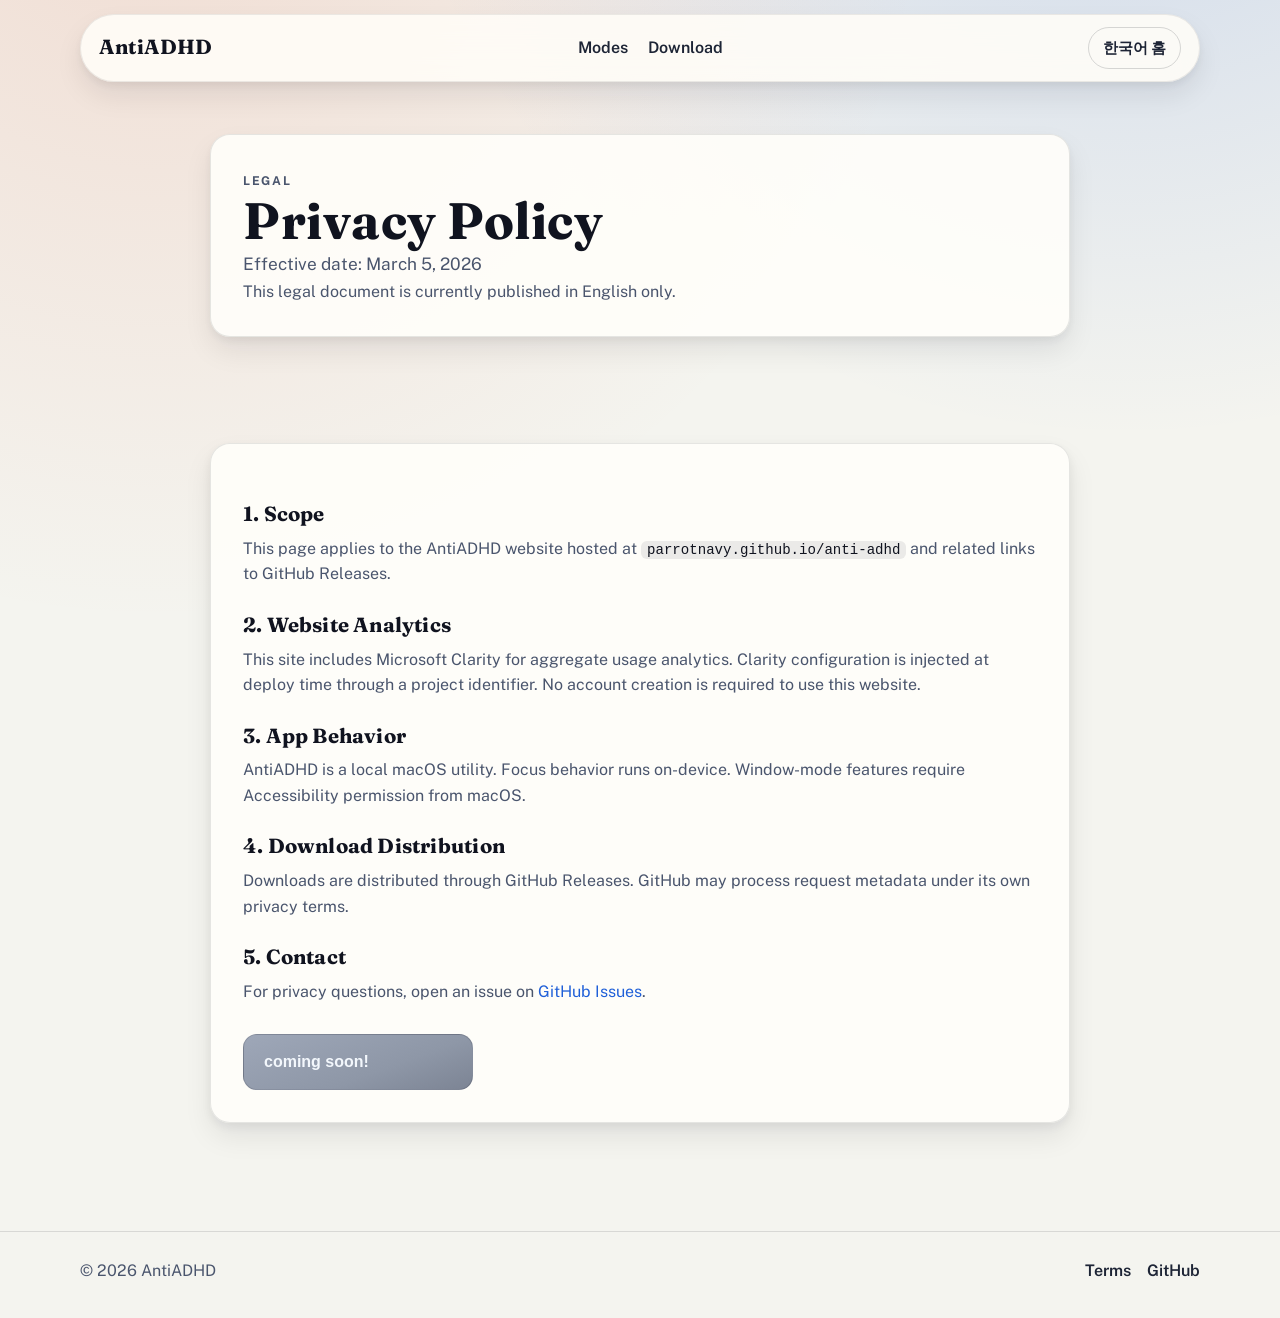
<file: site/privacy.html>
<!DOCTYPE html>
<html lang="en">
<head>
  <meta charset="UTF-8">
  <meta name="viewport" content="width=device-width, initial-scale=1">
  <meta name="description" content="Privacy policy for the AntiADHD website, analytics usage, and future macOS app distribution pages.">
  <meta name="robots" content="index,follow,max-image-preview:large">
  <meta name="theme-color" content="#10131f">
  <link rel="canonical" href="https://parrotnavy.github.io/anti-adhd/privacy.html">
  <title>Privacy Policy | AntiADHD</title>
  <meta property="og:type" content="website">
  <meta property="og:site_name" content="AntiADHD">
  <meta property="og:locale" content="en_US">
  <meta property="og:title" content="Privacy Policy | AntiADHD">
  <meta property="og:description" content="Privacy policy for the AntiADHD website, analytics usage, and future macOS app distribution pages.">
  <meta property="og:url" content="https://parrotnavy.github.io/anti-adhd/privacy.html">
  <meta property="og:image" content="https://parrotnavy.github.io/anti-adhd/assets/meta/antiadhd-social-card.png">
  <meta property="og:image:width" content="1200">
  <meta property="og:image:height" content="630">
  <meta property="og:image:alt" content="AntiADHD social preview card with macOS focus mask branding and coming soon status.">
  <meta name="twitter:card" content="summary_large_image">
  <meta name="twitter:title" content="Privacy Policy | AntiADHD">
  <meta name="twitter:description" content="Privacy policy for the AntiADHD website, analytics usage, and future macOS app distribution pages.">
  <meta name="twitter:image" content="https://parrotnavy.github.io/anti-adhd/assets/meta/antiadhd-social-card.png">
  <meta name="twitter:image:alt" content="AntiADHD social preview card with macOS focus mask branding and coming soon status.">
  <link rel="icon" href="favicon.ico" sizes="any">
  <link rel="icon" type="image/svg+xml" href="assets/meta/favicon.svg">
  <link rel="icon" type="image/png" sizes="32x32" href="assets/meta/favicon-32.png">
  <link rel="icon" type="image/png" sizes="16x16" href="assets/meta/favicon-16.png">
  <link rel="apple-touch-icon" sizes="180x180" href="assets/meta/apple-touch-icon.png">
  <link rel="stylesheet" href="assets/css/style.css?v=20260308-2">
  <script type="application/ld+json">
    {
      "@context": "https://schema.org",
      "@type": "WebPage",
      "@id": "https://parrotnavy.github.io/anti-adhd/privacy.html#webpage",
      "url": "https://parrotnavy.github.io/anti-adhd/privacy.html",
      "name": "Privacy Policy | AntiADHD",
      "description": "Privacy policy for the AntiADHD website, analytics usage, and future macOS app distribution pages.",
      "inLanguage": "en",
      "isPartOf": {
        "@type": "WebSite",
        "url": "https://parrotnavy.github.io/anti-adhd/",
        "name": "AntiADHD"
      }
    }
  </script>
  <script type="text/javascript">
    (() => {
      if (typeof window.clarity !== "function") {
        window.clarity = (...args) => {
          window.clarity.q = window.clarity.q || [];
          window.clarity.q.push(args);
        };
      }

      const clarityScript = document.createElement("script");
      clarityScript.async = true;
      clarityScript.src = "https://www.clarity.ms/tag/__CLARITY_PROJECT_ID__";

      const firstScript = document.getElementsByTagName("script")[0];
      const parentNode = firstScript?.parentNode;
      if (parentNode) {
        parentNode.insertBefore(clarityScript, firstScript);
      } else {
        document.head.appendChild(clarityScript);
      }
    })();
  </script>
</head>
<body data-clarity-page="privacy" data-clarity-locale="en">
  <header class="site-header site-header-legal">
    <div class="shell header-row">
      <a href="index.html" class="logo" data-clarity-event="nav_logo_click">AntiADHD</a>
      <nav class="site-nav" aria-label="Primary">
        <a href="index.html#modes">Modes</a>
        <a href="index.html#download">Download</a>
      </nav>
      <a href="ko/" class="locale-link" lang="ko" data-clarity-event="nav_locale_ko_click">한국어 홈</a>
    </div>
  </header>

  <main>
    <section class="section-space legal-hero">
      <div class="shell legal-wrap reveal r1">
        <p class="eyebrow">Legal</p>
        <h1>Privacy Policy</h1>
        <p class="lead">Effective date: March 5, 2026</p>
        <p class="legal-note">This legal document is currently published in English only.</p>
      </div>
    </section>

    <section class="section-space legal-body">
      <div class="shell legal-wrap">
        <h2>1. Scope</h2>
        <p>This page applies to the AntiADHD website hosted at <code>parrotnavy.github.io/anti-adhd</code> and related links to GitHub Releases.</p>

        <h2>2. Website Analytics</h2>
        <p>This site includes Microsoft Clarity for aggregate usage analytics. Clarity configuration is injected at deploy time through a project identifier. No account creation is required to use this website.</p>

        <h2>3. App Behavior</h2>
        <p>AntiADHD is a local macOS utility. Focus behavior runs on-device. Window-mode features require Accessibility permission from macOS.</p>

        <h2>4. Download Distribution</h2>
        <p>Downloads are distributed through GitHub Releases. GitHub may process request metadata under its own privacy terms.</p>

        <h2>5. Contact</h2>
        <p>For privacy questions, open an issue on <a href="https://github.com/parrotnavy/anti-adhd/issues" target="_blank" rel="noopener">GitHub Issues</a>.</p>

        <div class="legal-cta" id="download">
          <button class="btn-download is-disabled" type="button" disabled aria-disabled="true">
            <span class="btn-title">coming soon!</span>
          </button>
        </div>
      </div>
    </section>
  </main>

  <footer class="site-footer">
    <div class="shell footer-row">
      <p>&copy; 2026 AntiADHD</p>
      <div class="footer-links">
        <a href="terms.html" data-clarity-event="footer_terms_click">Terms</a>
        <a href="https://github.com/parrotnavy/anti-adhd" target="_blank" rel="noopener" data-clarity-event="footer_github_click">GitHub</a>
      </div>
    </div>
  </footer>

  <script src="assets/js/clarity-events.js?v=20260308-1"></script>
</body>
</html>
</file>
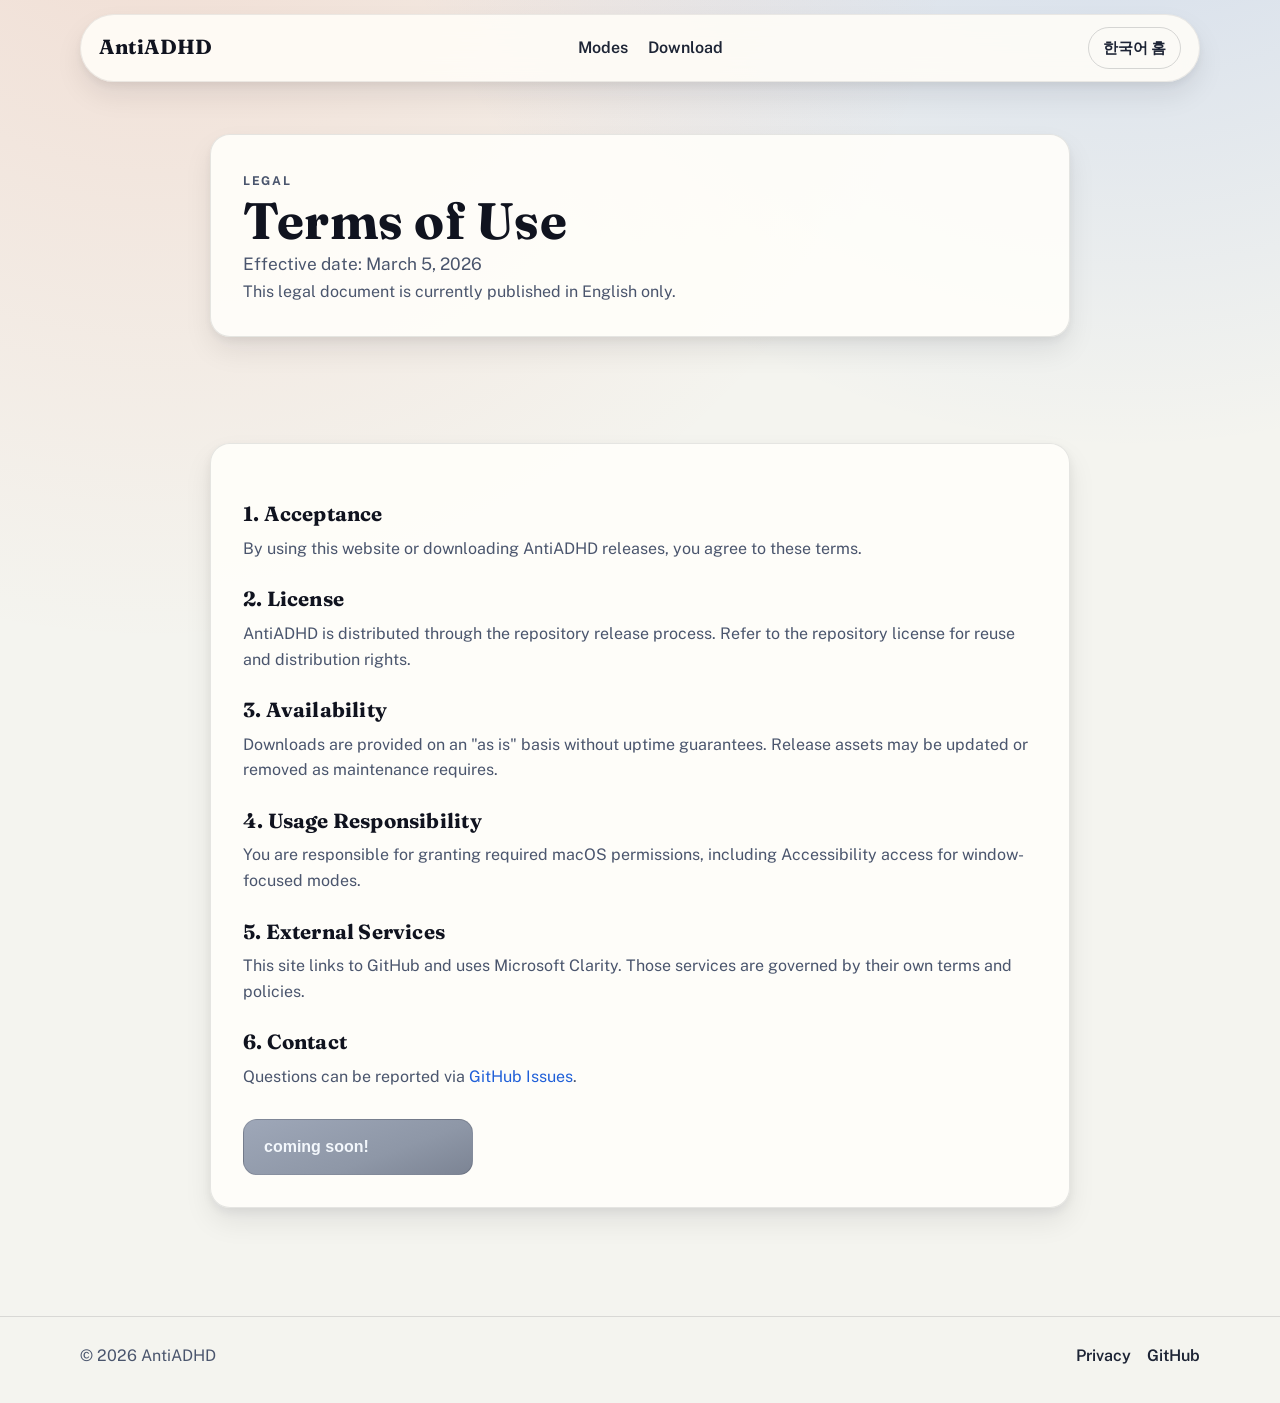
<file: site/terms.html>
<!DOCTYPE html>
<html lang="en">
<head>
  <meta charset="UTF-8">
  <meta name="viewport" content="width=device-width, initial-scale=1">
  <meta name="description" content="Terms of use for the AntiADHD website and future release downloads.">
  <meta name="robots" content="index,follow,max-image-preview:large">
  <meta name="theme-color" content="#10131f">
  <link rel="canonical" href="https://parrotnavy.github.io/anti-adhd/terms.html">
  <title>Terms of Use | AntiADHD</title>
  <meta property="og:type" content="website">
  <meta property="og:site_name" content="AntiADHD">
  <meta property="og:locale" content="en_US">
  <meta property="og:title" content="Terms of Use | AntiADHD">
  <meta property="og:description" content="Terms of use for the AntiADHD website and future release downloads.">
  <meta property="og:url" content="https://parrotnavy.github.io/anti-adhd/terms.html">
  <meta property="og:image" content="https://parrotnavy.github.io/anti-adhd/assets/meta/antiadhd-social-card.png">
  <meta property="og:image:width" content="1200">
  <meta property="og:image:height" content="630">
  <meta property="og:image:alt" content="AntiADHD social preview card with macOS focus mask branding and coming soon status.">
  <meta name="twitter:card" content="summary_large_image">
  <meta name="twitter:title" content="Terms of Use | AntiADHD">
  <meta name="twitter:description" content="Terms of use for the AntiADHD website and future release downloads.">
  <meta name="twitter:image" content="https://parrotnavy.github.io/anti-adhd/assets/meta/antiadhd-social-card.png">
  <meta name="twitter:image:alt" content="AntiADHD social preview card with macOS focus mask branding and coming soon status.">
  <link rel="icon" href="favicon.ico" sizes="any">
  <link rel="icon" type="image/svg+xml" href="assets/meta/favicon.svg">
  <link rel="icon" type="image/png" sizes="32x32" href="assets/meta/favicon-32.png">
  <link rel="icon" type="image/png" sizes="16x16" href="assets/meta/favicon-16.png">
  <link rel="apple-touch-icon" sizes="180x180" href="assets/meta/apple-touch-icon.png">
  <link rel="stylesheet" href="assets/css/style.css?v=20260308-2">
  <script type="application/ld+json">
    {
      "@context": "https://schema.org",
      "@type": "WebPage",
      "@id": "https://parrotnavy.github.io/anti-adhd/terms.html#webpage",
      "url": "https://parrotnavy.github.io/anti-adhd/terms.html",
      "name": "Terms of Use | AntiADHD",
      "description": "Terms of use for the AntiADHD website and future release downloads.",
      "inLanguage": "en",
      "isPartOf": {
        "@type": "WebSite",
        "url": "https://parrotnavy.github.io/anti-adhd/",
        "name": "AntiADHD"
      }
    }
  </script>
  <script type="text/javascript">
    (() => {
      if (typeof window.clarity !== "function") {
        window.clarity = (...args) => {
          window.clarity.q = window.clarity.q || [];
          window.clarity.q.push(args);
        };
      }

      const clarityScript = document.createElement("script");
      clarityScript.async = true;
      clarityScript.src = "https://www.clarity.ms/tag/__CLARITY_PROJECT_ID__";

      const firstScript = document.getElementsByTagName("script")[0];
      const parentNode = firstScript?.parentNode;
      if (parentNode) {
        parentNode.insertBefore(clarityScript, firstScript);
      } else {
        document.head.appendChild(clarityScript);
      }
    })();
  </script>
</head>
<body data-clarity-page="terms" data-clarity-locale="en">
  <header class="site-header site-header-legal">
    <div class="shell header-row">
      <a href="index.html" class="logo" data-clarity-event="nav_logo_click">AntiADHD</a>
      <nav class="site-nav" aria-label="Primary">
        <a href="index.html#modes">Modes</a>
        <a href="index.html#download">Download</a>
      </nav>
      <a href="ko/" class="locale-link" lang="ko" data-clarity-event="nav_locale_ko_click">한국어 홈</a>
    </div>
  </header>

  <main>
    <section class="section-space legal-hero">
      <div class="shell legal-wrap reveal r1">
        <p class="eyebrow">Legal</p>
        <h1>Terms of Use</h1>
        <p class="lead">Effective date: March 5, 2026</p>
        <p class="legal-note">This legal document is currently published in English only.</p>
      </div>
    </section>

    <section class="section-space legal-body">
      <div class="shell legal-wrap">
        <h2>1. Acceptance</h2>
        <p>By using this website or downloading AntiADHD releases, you agree to these terms.</p>

        <h2>2. License</h2>
        <p>AntiADHD is distributed through the repository release process. Refer to the repository license for reuse and distribution rights.</p>

        <h2>3. Availability</h2>
        <p>Downloads are provided on an "as is" basis without uptime guarantees. Release assets may be updated or removed as maintenance requires.</p>

        <h2>4. Usage Responsibility</h2>
        <p>You are responsible for granting required macOS permissions, including Accessibility access for window-focused modes.</p>

        <h2>5. External Services</h2>
        <p>This site links to GitHub and uses Microsoft Clarity. Those services are governed by their own terms and policies.</p>

        <h2>6. Contact</h2>
        <p>Questions can be reported via <a href="https://github.com/parrotnavy/anti-adhd/issues" target="_blank" rel="noopener">GitHub Issues</a>.</p>

        <div class="legal-cta" id="download">
          <button class="btn-download is-disabled" type="button" disabled aria-disabled="true">
            <span class="btn-title">coming soon!</span>
          </button>
        </div>
      </div>
    </section>
  </main>

  <footer class="site-footer">
    <div class="shell footer-row">
      <p>&copy; 2026 AntiADHD</p>
      <div class="footer-links">
        <a href="privacy.html" data-clarity-event="footer_privacy_click">Privacy</a>
        <a href="https://github.com/parrotnavy/anti-adhd" target="_blank" rel="noopener" data-clarity-event="footer_github_click">GitHub</a>
      </div>
    </div>
  </footer>

  <script src="assets/js/clarity-events.js?v=20260308-1"></script>
</body>
</html>
</file>
<file: site/assets/css/style.css>
@import url("https://fonts.googleapis.com/css2?family=Fraunces:opsz,wght@9..144,500;9..144,700&family=Public+Sans:wght@400;500;600;700&display=swap");

:root {
  --bg: #f4f4ef;
  --ink: #10131f;
  --text: #1d2435;
  --muted: #4a556d;
  --surface: #fffdf8;
  --surface-strong: #f0f2ea;
  --line: #d9dccf;
  --accent: #1f5fd8;
  --accent-strong: #1847a3;
  --accent-warm: #de5e38;
  --graphic-surface: rgba(255, 255, 255, 0.78);
  --graphic-panel: rgba(242, 245, 251, 0.92);
  --graphic-mask: rgba(16, 19, 31, 0.58);
  --graphic-freeze: rgba(238, 242, 247, 0.8);
  --graphic-haze: rgba(255, 255, 255, 0.44);
  --focus-ring: #2a73ff;
  --radius-lg: 20px;
  --radius-md: 14px;
  --shadow-soft: 0 14px 28px rgba(16, 19, 31, 0.08), 0 4px 10px rgba(16, 19, 31, 0.06);
  --shadow-deep: 0 22px 50px rgba(16, 19, 31, 0.14);
  --max: 1120px;
}

* {
  box-sizing: border-box;
}

html {
  scroll-behavior: smooth;
}

body {
  margin: 0;
  font-family: "Public Sans", "Avenir Next", "Segoe UI", sans-serif;
  font-size: 16px;
  line-height: 1.6;
  color: var(--text);
  background:
    radial-gradient(circle at 12% -12%, rgba(222, 94, 56, 0.16), transparent 42%),
    radial-gradient(circle at 88% -24%, rgba(31, 95, 216, 0.2), transparent 38%),
    var(--bg);
  min-height: 100vh;
}

.page-glow {
  position: fixed;
  inset: 0;
  pointer-events: none;
  background-image: linear-gradient(135deg, rgba(255, 255, 255, 0.35) 1px, transparent 1px);
  background-size: 22px 22px;
  opacity: 0.12;
  z-index: -1;
}

a {
  color: var(--accent);
  text-decoration: none;
}

a:hover {
  color: var(--accent-strong);
}

a:focus-visible,
button:focus-visible {
  outline: 3px solid var(--focus-ring);
  outline-offset: 2px;
}

.shell {
  width: min(100% - 40px, var(--max));
  margin-inline: auto;
}

.section-space {
  padding: 84px 0;
}

.section-alt {
  background: linear-gradient(180deg, rgba(255, 255, 255, 0.55), rgba(255, 255, 255, 0.18));
  border-block: 1px solid rgba(16, 19, 31, 0.09);
}

.site-header {
  position: sticky;
  top: 0;
  z-index: 30;
  padding-top: 14px;
}

.site-header-legal {
  position: static;
}

.header-row {
  display: grid;
  grid-template-columns: auto 1fr auto;
  align-items: center;
  gap: 16px;
  padding: 12px 18px;
  background: rgba(255, 253, 247, 0.88);
  border: 1px solid rgba(16, 19, 31, 0.08);
  border-radius: 999px;
  backdrop-filter: blur(14px);
  box-shadow: var(--shadow-soft);
}

.logo {
  font-family: "Fraunces", "Georgia", serif;
  font-size: 1.28rem;
  font-weight: 700;
  letter-spacing: 0.01em;
  color: var(--ink);
}

.site-nav {
  justify-self: center;
  display: inline-flex;
  gap: 20px;
  flex-wrap: wrap;
}

.site-nav a {
  color: var(--text);
  font-weight: 600;
  position: relative;
}

.site-nav a::after {
  content: "";
  position: absolute;
  left: 0;
  bottom: -4px;
  width: 100%;
  height: 2px;
  transform: scaleX(0);
  transform-origin: left;
  transition: transform 180ms ease;
  background: linear-gradient(90deg, var(--accent), var(--accent-warm));
}

.site-nav a:hover::after,
.site-nav a:focus-visible::after {
  transform: scaleX(1);
}

.site-nav .nav-cta {
  color: var(--accent-strong);
}

.locale-link {
  justify-self: end;
  border: 1px solid rgba(16, 19, 31, 0.16);
  border-radius: 999px;
  padding: 8px 14px;
  color: var(--text);
  font-weight: 600;
  font-size: 0.92rem;
}

.hero {
  padding-top: 58px;
}

.hero-grid {
  display: grid;
  grid-template-columns: 1.2fr 0.8fr;
  gap: 34px;
  align-items: stretch;
}

.hero-copy,
.hero-panel,
.permission-wrap,
.focus-card,
.hotkey-item,
.facts-panel,
.faq-item,
.legal-wrap {
  border: 1px solid rgba(16, 19, 31, 0.1);
  border-radius: var(--radius-lg);
  background: rgba(255, 254, 250, 0.9);
  box-shadow: var(--shadow-soft);
}

.hero-copy {
  padding: 40px;
  background:
    linear-gradient(135deg, rgba(31, 95, 216, 0.09), rgba(222, 94, 56, 0.09)),
    rgba(255, 254, 250, 0.95);
}

.eyebrow {
  display: inline-flex;
  align-items: center;
  gap: 8px;
  margin: 0 0 14px;
  color: var(--accent-strong);
  font-size: 0.76rem;
  text-transform: uppercase;
  letter-spacing: 0.14em;
  font-weight: 700;
}

h1,
h2,
h3 {
  font-family: "Fraunces", "Georgia", serif;
  color: var(--ink);
  letter-spacing: 0.01em;
  line-height: 1.15;
  margin: 0;
}

h1 {
  font-size: clamp(2rem, 4vw, 3.6rem);
}

h2 {
  font-size: clamp(1.48rem, 3vw, 2.3rem);
}

h3 {
  font-size: 1.25rem;
}

.lead {
  margin: 18px 0 0;
  color: var(--muted);
  font-size: 1.08rem;
  max-width: 58ch;
}

.hero-note,
.section-intro,
.legal-note {
  margin: 12px 0 0;
  color: var(--muted);
}

.hero-note {
  font-size: 0.96rem;
  max-width: 58ch;
}

.hero-actions {
  display: flex;
  flex-wrap: wrap;
  gap: 14px;
  margin-top: 28px;
}

.btn-download,
.btn-secondary {
  display: inline-flex;
  flex-direction: column;
  justify-content: center;
  min-height: 56px;
  padding: 12px 20px;
  border-radius: 14px;
  transition: transform 180ms ease, box-shadow 180ms ease, background-color 180ms ease;
}

.btn-download {
  min-width: 230px;
  background: linear-gradient(160deg, #2b74f3, #1952b8 62%, #163f8f);
  color: #f7fbff;
  box-shadow: var(--shadow-deep);
  border: 1px solid rgba(10, 23, 51, 0.2);
  cursor: pointer;
}

.btn-download:hover,
.btn-download:focus-visible {
  color: #ffffff;
  transform: translateY(-2px);
}

.btn-title {
  font-weight: 700;
  font-size: 1rem;
}

.btn-sub {
  font-size: 0.81rem;
  opacity: 0.92;
}

.btn-secondary {
  border: 1px solid rgba(16, 19, 31, 0.18);
  color: var(--text);
  background: rgba(255, 255, 255, 0.7);
  font-weight: 600;
  cursor: pointer;
}

.btn-secondary:hover,
.btn-secondary:focus-visible {
  transform: translateY(-1px);
  background: rgba(255, 255, 255, 0.96);
}

.btn-download.is-disabled,
.btn-secondary.is-disabled,
.btn-download:disabled,
.btn-secondary:disabled {
  cursor: not-allowed;
  transform: none;
  box-shadow: none;
}

.btn-download.is-disabled,
.btn-download:disabled {
  background: linear-gradient(160deg, #9ea7b8, #8e97a7 62%, #7c8494);
  border-color: rgba(16, 19, 31, 0.14);
  color: rgba(247, 251, 255, 0.96);
}

.btn-secondary.is-disabled,
.btn-secondary:disabled {
  background: rgba(255, 255, 255, 0.52);
  border-color: rgba(16, 19, 31, 0.12);
  color: rgba(29, 36, 53, 0.62);
}

.btn-download.is-disabled:hover,
.btn-download.is-disabled:focus-visible,
.btn-secondary.is-disabled:hover,
.btn-secondary.is-disabled:focus-visible,
.btn-download:disabled:hover,
.btn-download:disabled:focus-visible,
.btn-secondary:disabled:hover,
.btn-secondary:disabled:focus-visible {
  transform: none;
}

.hero-panel {
  padding: 30px;
  display: grid;
  align-content: start;
  gap: 14px;
}

.hero-panel p,
.focus-card p,
.permission-wrap p,
.hotkey-item p,
.legal-wrap p {
  margin: 0;
  color: var(--muted);
}

.hero-panel ul {
  margin: 0;
  padding-left: 20px;
  color: var(--text);
}

.section-head {
  margin-bottom: 24px;
}

.section-intro {
  max-width: 70ch;
}

.card-grid {
  display: grid;
  grid-template-columns: repeat(3, minmax(0, 1fr));
  gap: 16px;
  align-items: stretch;
}

.focus-card {
  padding: 26px;
  display: grid;
  align-content: start;
  gap: 14px;
  min-height: 356px;
}

.hotkey-list {
  display: grid;
  grid-template-columns: repeat(3, minmax(0, 1fr));
  gap: 14px;
}

.mode-graphic {
  display: grid;
  gap: 12px;
  padding: 14px;
  border-radius: 18px;
  border: 1px solid rgba(16, 19, 31, 0.08);
  background:
    linear-gradient(180deg, rgba(31, 95, 216, 0.08), rgba(255, 255, 255, 0.76)),
    rgba(255, 255, 255, 0.8);
  box-shadow: inset 0 1px 0 rgba(255, 255, 255, 0.55);
}

.mode-graphic-illustration {
  display: block;
  width: 100%;
  height: auto;
}

.mode-graphic-steps {
  display: grid;
  grid-template-columns: repeat(3, minmax(0, 1fr));
  gap: 6px;
}

.mode-step {
  border-radius: 999px;
  border: 1px solid rgba(16, 19, 31, 0.08);
  background: rgba(255, 255, 255, 0.72);
  color: var(--muted);
  font-size: 0.72rem;
  font-weight: 700;
  letter-spacing: 0.02em;
  line-height: 1;
  padding: 7px 0;
  text-align: center;
}

.graphic-shell {
  fill: var(--graphic-surface);
  stroke: rgba(16, 19, 31, 0.08);
  stroke-width: 1.5;
}

.desktop-stage {
  fill: var(--graphic-panel);
  stroke: rgba(16, 19, 31, 0.1);
  stroke-width: 1.5;
}

.desktop-toolbar,
.window-chrome {
  fill: rgba(16, 19, 31, 0.08);
}

.window-panel {
  fill: rgba(255, 255, 255, 0.74);
  stroke: rgba(16, 19, 31, 0.1);
  stroke-width: 1.5;
}

.window-panel--active {
  fill: rgba(255, 255, 255, 0.94);
}

.window-chrome--active {
  fill: rgba(31, 95, 216, 0.14);
}

.window-highlight {
  fill: rgba(31, 95, 216, 0.16);
}

.window-line {
  fill: rgba(16, 19, 31, 0.15);
}

.toolbar-dot {
  fill: rgba(16, 19, 31, 0.22);
}

.display-frame {
  fill: rgba(255, 255, 255, 0.92);
  stroke: rgba(16, 19, 31, 0.12);
  stroke-width: 2;
}

.display-screen {
  fill: rgba(236, 240, 247, 0.94);
}

.display-window {
  fill: rgba(31, 95, 216, 0.18);
}

.display-line {
  fill: rgba(16, 19, 31, 0.16);
}

.display-mask {
  fill: var(--graphic-mask);
}

.display-highlight,
.active-window-outline,
.locked-window-outline {
  fill: none;
  stroke: rgba(31, 95, 216, 0.78);
  stroke-width: 2.5;
}

.display-stand,
.display-base {
  fill: rgba(16, 19, 31, 0.18);
}

.pointer-glow {
  fill: rgba(31, 95, 216, 0.16);
}

.pointer-arrow {
  fill: rgba(16, 19, 31, 0.9);
  stroke: rgba(255, 255, 255, 0.92);
  stroke-width: 1.2;
}

.mode-graphic-current .display-mask--left {
  opacity: 0.05;
  animation: currentMaskLeft 6s ease-in-out infinite;
}

.mode-graphic-current .display-mask--right {
  opacity: 0.62;
  animation: currentMaskRight 6s ease-in-out infinite;
}

.mode-graphic-current .display-highlight--left {
  opacity: 1;
  animation: currentHighlightLeft 6s ease-in-out infinite;
}

.mode-graphic-current .display-highlight--right {
  opacity: 0.16;
  animation: currentHighlightRight 6s ease-in-out infinite;
}

.mode-graphic-current .current-display-pointer {
  animation: currentPointerTravel 6s ease-in-out infinite;
}

.focus-freeze-layer,
.focus-dark-overlay,
.focus-blur-layer {
  opacity: 0;
}

.focus-freeze-tint {
  fill: var(--graphic-freeze);
}

.freeze-chip {
  fill: rgba(255, 255, 255, 0.78);
  stroke: rgba(16, 19, 31, 0.08);
  stroke-width: 1;
}

.freeze-bar,
.freeze-line {
  fill: rgba(16, 19, 31, 0.18);
}

.focus-dark-overlay {
  fill: rgba(16, 19, 31, 0.56);
}

.focus-blur-haze {
  fill: var(--graphic-haze);
}

.blur-copy {
  filter: blur(7px);
  opacity: 0.72;
}

.mode-graphic-focused .focus-freeze-layer {
  animation: focusedFreezeLayer 9s ease-in-out infinite;
}

.mode-graphic-focused .focus-dark-overlay {
  animation: focusedDarkOverlay 9s ease-in-out infinite;
}

.mode-graphic-focused .focus-blur-layer {
  animation: focusedBlurLayer 9s ease-in-out infinite;
}

.mode-graphic-focused .active-window-outline {
  animation: focusPulse 3.2s ease-in-out infinite;
}

.mode-graphic-focused .mode-step-freeze {
  animation: modeStepFreeze 9s ease-in-out infinite;
}

.mode-graphic-focused .mode-step-dark {
  animation: modeStepDark 9s ease-in-out infinite;
}

.mode-graphic-focused .mode-step-blur {
  animation: modeStepBlur 9s ease-in-out infinite;
}

.pointer-route {
  fill: none;
  stroke: rgba(16, 19, 31, 0.16);
  stroke-dasharray: 5 7;
  stroke-linecap: round;
  stroke-width: 2;
}

.other-window {
  transform-origin: center;
}

.mode-graphic-locked .other-window--top {
  animation: otherWindowTop 6s ease-in-out infinite;
}

.mode-graphic-locked .other-window--bottom {
  animation: otherWindowBottom 6s ease-in-out infinite;
}

.mode-graphic-locked .locked-pointer {
  animation: lockedPointerTravel 6s ease-in-out infinite;
}

.mode-graphic-locked .locked-window-outline {
  animation: lockOutlinePulse 2.6s ease-in-out infinite;
}

.lock-badge {
  transform-origin: 170px 54px;
  animation: lockBadgePulse 2.6s ease-in-out infinite;
}

.lock-badge-ring {
  fill: rgba(222, 94, 56, 0.18);
  stroke: rgba(222, 94, 56, 0.68);
  stroke-width: 2;
}

.lock-body {
  fill: rgba(222, 94, 56, 0.92);
}

.lock-shackle {
  fill: none;
  stroke: rgba(222, 94, 56, 0.92);
  stroke-linecap: round;
  stroke-width: 3;
}

@keyframes currentMaskLeft {
  0%,
  42%,
  100% {
    opacity: 0.05;
  }

  50%,
  92% {
    opacity: 0.62;
  }
}

@keyframes currentMaskRight {
  0%,
  42% {
    opacity: 0.62;
  }

  50%,
  92%,
  100% {
    opacity: 0.05;
  }
}

@keyframes currentHighlightLeft {
  0%,
  42%,
  100% {
    opacity: 1;
  }

  50%,
  92% {
    opacity: 0.16;
  }
}

@keyframes currentHighlightRight {
  0%,
  42% {
    opacity: 0.16;
  }

  50%,
  92%,
  100% {
    opacity: 1;
  }
}

@keyframes currentPointerTravel {
  0%,
  42%,
  100% {
    transform: translate(82px, 50px) rotate(-8deg);
  }

  50%,
  92% {
    transform: translate(226px, 58px) rotate(10deg);
  }
}

@keyframes focusedFreezeLayer {
  0%,
  30% {
    opacity: 1;
  }

  36%,
  100% {
    opacity: 0;
  }
}

@keyframes focusedDarkOverlay {
  0%,
  30% {
    opacity: 0;
  }

  36%,
  63% {
    opacity: 1;
  }

  69%,
  100% {
    opacity: 0;
  }
}

@keyframes focusedBlurLayer {
  0%,
  63% {
    opacity: 0;
  }

  69%,
  96% {
    opacity: 1;
  }

  100% {
    opacity: 0;
  }
}

@keyframes focusPulse {
  0%,
  100% {
    opacity: 0.72;
  }

  50% {
    opacity: 1;
  }
}

@keyframes modeStepFreeze {
  0%,
  30% {
    background: rgba(31, 95, 216, 0.16);
    border-color: rgba(31, 95, 216, 0.28);
    color: var(--accent-strong);
    transform: translateY(-1px);
  }

  36%,
  100% {
    background: rgba(255, 255, 255, 0.72);
    border-color: rgba(16, 19, 31, 0.08);
    color: var(--muted);
    transform: translateY(0);
  }
}

@keyframes modeStepDark {
  0%,
  30% {
    background: rgba(255, 255, 255, 0.72);
    border-color: rgba(16, 19, 31, 0.08);
    color: var(--muted);
    transform: translateY(0);
  }

  36%,
  63% {
    background: rgba(16, 19, 31, 0.14);
    border-color: rgba(16, 19, 31, 0.18);
    color: var(--ink);
    transform: translateY(-1px);
  }

  69%,
  100% {
    background: rgba(255, 255, 255, 0.72);
    border-color: rgba(16, 19, 31, 0.08);
    color: var(--muted);
    transform: translateY(0);
  }
}

@keyframes modeStepBlur {
  0%,
  63% {
    background: rgba(255, 255, 255, 0.72);
    border-color: rgba(16, 19, 31, 0.08);
    color: var(--muted);
    transform: translateY(0);
  }

  69%,
  96% {
    background: rgba(222, 94, 56, 0.16);
    border-color: rgba(222, 94, 56, 0.26);
    color: #8c371d;
    transform: translateY(-1px);
  }

  100% {
    background: rgba(255, 255, 255, 0.72);
    border-color: rgba(16, 19, 31, 0.08);
    color: var(--muted);
    transform: translateY(0);
  }
}

@keyframes otherWindowTop {
  0%,
  42%,
  100% {
    opacity: 1;
    transform: translateY(-2px) scale(1.02);
  }

  50%,
  92% {
    opacity: 0.54;
    transform: translateY(1px) scale(0.98);
  }
}

@keyframes otherWindowBottom {
  0%,
  42% {
    opacity: 0.56;
    transform: translateY(1px) scale(0.98);
  }

  50%,
  92%,
  100% {
    opacity: 1;
    transform: translateY(-2px) scale(1.02);
  }
}

@keyframes lockedPointerTravel {
  0%,
  42%,
  100% {
    transform: translate(230px, 58px) rotate(6deg);
  }

  50%,
  92% {
    transform: translate(220px, 110px) rotate(-10deg);
  }
}

@keyframes lockOutlinePulse {
  0%,
  100% {
    opacity: 0.76;
  }

  50% {
    opacity: 1;
  }
}

@keyframes lockBadgePulse {
  0%,
  100% {
    transform: scale(1);
  }

  50% {
    transform: scale(1.05);
  }
}

.hotkey-item {
  padding: 24px;
  display: grid;
  gap: 10px;
}

kbd {
  display: inline-flex;
  justify-content: center;
  align-items: center;
  width: fit-content;
  min-width: 100px;
  border-radius: 10px;
  border: 1px solid rgba(16, 19, 31, 0.2);
  background: var(--surface-strong);
  box-shadow: inset 0 -1px 0 rgba(255, 255, 255, 0.8);
  color: var(--ink);
  font: 700 1rem/1.2 "Public Sans", "Avenir Next", sans-serif;
  letter-spacing: 0.03em;
  padding: 8px 12px;
}

.permission-wrap {
  padding: 30px;
  max-width: 900px;
}

.facts-panel {
  padding: 30px;
}

.fact-list {
  display: grid;
  grid-template-columns: repeat(2, minmax(0, 1fr));
  gap: 14px;
  margin: 0;
}

.fact-list div {
  padding: 18px;
  border: 1px solid rgba(16, 19, 31, 0.08);
  border-radius: var(--radius-md);
  background: rgba(255, 255, 255, 0.62);
}

.fact-list dt {
  margin: 0;
  color: var(--accent-strong);
  font-size: 0.76rem;
  font-weight: 700;
  letter-spacing: 0.12em;
  text-transform: uppercase;
}

.fact-list dd {
  margin: 10px 0 0;
  color: var(--text);
  font-weight: 600;
}

.fact-links {
  display: flex;
  flex-wrap: wrap;
  gap: 12px;
  margin-top: 18px;
}

.fact-links a {
  display: inline-flex;
  align-items: center;
  min-height: 40px;
  padding: 0 14px;
  border: 1px solid rgba(16, 19, 31, 0.12);
  border-radius: 999px;
  background: rgba(255, 255, 255, 0.7);
  color: var(--text);
  font-weight: 600;
}

.fact-links a:hover,
.fact-links a:focus-visible {
  background: rgba(255, 255, 255, 0.95);
}

.faq-grid {
  display: grid;
  grid-template-columns: repeat(2, minmax(0, 1fr));
  gap: 16px;
}

.faq-item {
  padding: 26px;
  display: grid;
  align-content: start;
  gap: 12px;
}

.site-footer {
  border-top: 1px solid rgba(16, 19, 31, 0.12);
  padding: 26px 0 34px;
  margin-top: 24px;
}

.footer-row {
  display: flex;
  gap: 14px;
  align-items: center;
  justify-content: space-between;
  flex-wrap: wrap;
}

.site-footer p {
  margin: 0;
  color: var(--muted);
}

.footer-links {
  display: inline-flex;
  gap: 16px;
  flex-wrap: wrap;
}

.footer-links a {
  color: var(--text);
  font-weight: 600;
}

.legal-hero {
  padding-top: 52px;
}

.legal-body {
  padding-top: 22px;
}

.legal-wrap {
  max-width: 860px;
  padding: 32px;
}

.legal-wrap h2 {
  margin-top: 26px;
  margin-bottom: 10px;
  font-size: 1.28rem;
}

.legal-wrap code {
  padding: 1px 6px;
  border-radius: 6px;
  background: rgba(16, 19, 31, 0.08);
  color: var(--ink);
  font-size: 0.88rem;
}

.legal-cta {
  margin-top: 30px;
}

.reveal {
  opacity: 0;
  transform: translateY(12px);
  animation: rise 520ms ease forwards;
}

.r1 {
  animation-delay: 30ms;
}

.r2 {
  animation-delay: 120ms;
}

.r3 {
  animation-delay: 210ms;
}

@keyframes rise {
  to {
    opacity: 1;
    transform: translateY(0);
  }
}

@media (max-width: 980px) {
  .hero-grid {
    grid-template-columns: 1fr;
  }

  .card-grid,
  .hotkey-list,
  .fact-list,
  .faq-grid {
    grid-template-columns: 1fr;
  }

  .focus-card {
    min-height: 0;
  }
}

@media (max-width: 760px) {
  .section-space {
    padding: 64px 0;
  }

  .header-row {
    grid-template-columns: 1fr;
    border-radius: 20px;
    text-align: center;
    gap: 10px;
  }

  .site-nav {
    justify-self: center;
    gap: 14px;
  }

  .hero-copy,
  .hero-panel,
  .focus-card,
  .hotkey-item,
  .facts-panel,
  .faq-item,
  .permission-wrap,
  .legal-wrap {
    padding: 22px;
  }

  .btn-download,
  .btn-secondary {
    width: 100%;
  }

  .mode-graphic {
    padding: 12px;
  }

  .mode-step {
    font-size: 0.67rem;
    padding: 6px 0;
  }
}

@media (prefers-reduced-motion: reduce) {
  html {
    scroll-behavior: auto;
  }

  *,
  *::before,
  *::after {
    animation-duration: 1ms;
    animation-iteration-count: 1;
    transition-duration: 1ms;
  }

  .mode-graphic *,
  .mode-graphic *::before,
  .mode-graphic *::after {
    animation: none !important;
    transition: none !important;
  }

  .mode-graphic-current .current-display-pointer {
    transform: translate(82px, 50px) rotate(-8deg);
  }

  .mode-graphic-current .display-mask--left {
    opacity: 0.05;
  }

  .mode-graphic-current .display-mask--right {
    opacity: 0.62;
  }

  .mode-graphic-current .display-highlight--left {
    opacity: 1;
  }

  .mode-graphic-current .display-highlight--right {
    opacity: 0.16;
  }

  .mode-graphic-focused .focus-freeze-layer {
    opacity: 0.14;
  }

  .mode-graphic-focused .focus-dark-overlay,
  .mode-graphic-focused .focus-blur-layer {
    opacity: 0;
  }

  .mode-graphic-focused .mode-step-freeze {
    background: rgba(31, 95, 216, 0.16);
    border-color: rgba(31, 95, 216, 0.28);
    color: var(--accent-strong);
  }

  .mode-graphic-locked .locked-pointer {
    transform: translate(220px, 110px) rotate(-10deg);
  }

  .mode-graphic-locked .other-window--top {
    opacity: 0.56;
    transform: translateY(1px) scale(0.98);
  }

  .mode-graphic-locked .other-window--bottom {
    opacity: 1;
    transform: translateY(-2px) scale(1.02);
  }
}
</file>
